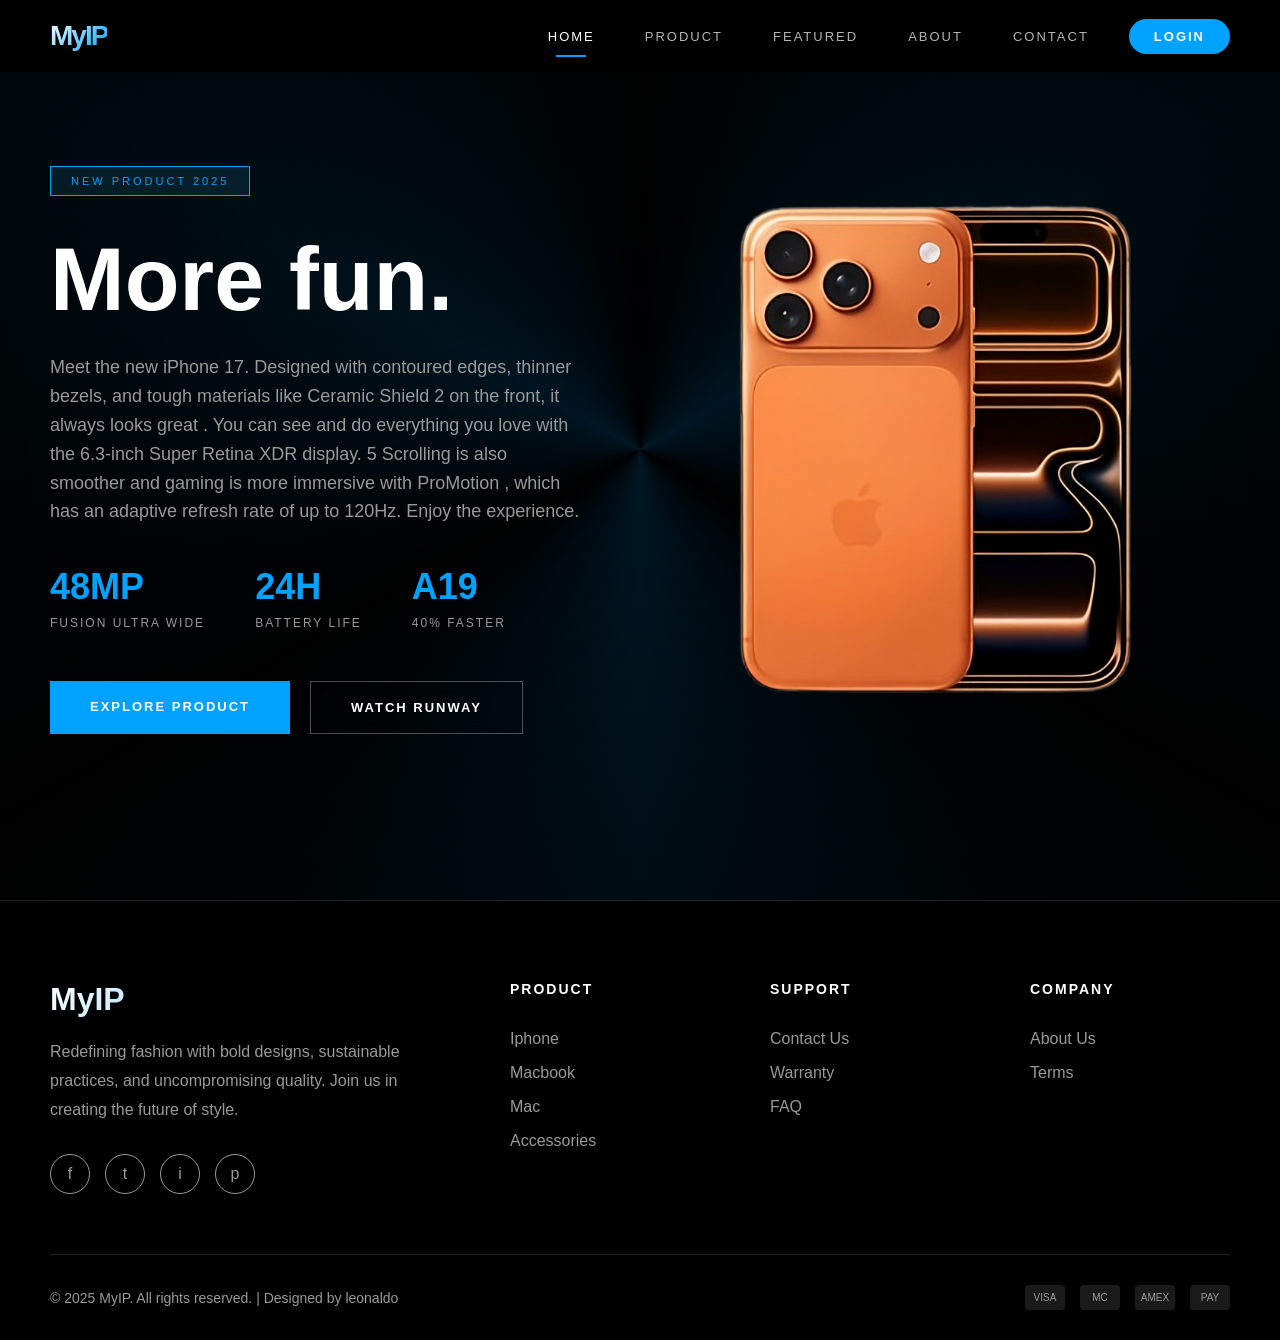
<file: index.html>
<!DOCTYPE html>
<html lang="en">

<head>
    <meta charset="UTF-8">
    <meta name="viewport" content="width=device-width, initial-scale=1.0">
    <title>MyIP</title>
    <link rel="stylesheet" href="css/index.css">
</head>

<body>
    <nav id="navbar">
        <div class="nav-container">
            <a href="index.html" class="logo-link">
                <span class="logo-text">MyIP</span>
            </a>
            <ul class="nav-links">
                <li><a href="index.html" class="nav-link active">Home</a></li>
                <li><a href="product.html" class="nav-link">Product</a></li>
                <li><a href="featured.html" class="nav-link">Featured</a></li>
                <li><a href="about.html" class="nav-link">about</a></li>
                <li><a href="contact.html" class="nav-link">Contact</a></li>
                <li><a href="login.html" class="nav-cta">Login</a></li>
            </ul>
        </div>
    </nav>

    <section class="hero" id="home">
        <div class="hero-bg"></div>
        <div class="hero-container">
            <div class="hero-left">
                <div class="hero-badge">New Product 2025</div>
                <h1 class="hero-title">
                    <span class="line"><span>More fun.</span></span>
                </h1>
                <p class="hero-description">
                    Meet the new iPhone 17. Designed with contoured edges, thinner bezels,
                    and tough materials like Ceramic Shield 2 on the front, it
                    always looks great . You can see and do everything you
                    love with the 6.3-inch Super Retina XDR display. 5 Scrolling is also
                    smoother and gaming is more immersive with ProMotion , which has
                    an adaptive refresh rate of up to 120Hz. Enjoy the experience.
                </p>
                <div class="hero-stats">
                    <div class="stat">
                        <span class="stat-number">48MP</span>
                        <span class="stat-label">Fusion Ultra Wide</span>
                    </div>
                    <div class="stat">
                        <span class="stat-number">24H</span>
                        <span class="stat-label">Battery Life</span>
                    </div>
                    <div class="stat">
                        <span class="stat-number">A19</span>
                        <span class="stat-label">40% faster</span>
                    </div>
                </div>
                <div class="cta-group">
                    <a href="product.html" class="cta-button primary">Explore Product</a>
                    <a href="featured.html" class="cta-button outline">Watch Runway</a>
                </div>
            </div>
            <div class="hero-right">
                <div class="hero-image-wrapper">
                    <div class="hero-carousel">
                        <div class="carousel-slide active">
                            <img src="assets/images/upscalemedia-transformed (1).png" alt="Fashion Model 1">
                        </div>
                    </div>
                </div>
            </div>
        </div>
    </section>

    <footer>
        <div class="footer-content">
            <div class="footer-brand">
                <h3>MyIP</h3>
                <p>Redefining fashion with bold designs, sustainable practices, and uncompromising quality. Join us in
                    creating the future of style.</p>
                <div class="social-links">
                    <a href="#" class="social-link">f</a>
                    <a href="#" class="social-link">t</a>
                    <a href="#" class="social-link">i</a>
                    <a href="#" class="social-link">p</a>
                </div>
            </div>
            <div class="footer-column">
                <h4>Product</h4>
                <ul>
                    <li><a href="product.html">Iphone</a></li>
                    <li><a href="product.html">Macbook</a></li>
                    <li><a href="product.html">Mac</a></li>
                    <li><a href="product.html">Accessories</a></li>
                </ul>
            </div>
            <div class="footer-column">
                <h4>Support</h4>
                <ul>
                    <li><a href="contact.html">Contact Us</a></li>
                    <li><a href="#">Warranty</a></li>
                    <li><a href="#">FAQ</a></li>
                </ul>
            </div>
            <div class="footer-column">
                <h4>Company</h4>
                <ul>
                    <li><a href="about.html">About Us</a></li>
                    <li><a href="#">Terms</a></li>
                </ul>
            </div>
        </div>
        <div class="footer-bottom">
            <p>&copy; 2025 MyIP. All rights reserved. | Designed by leonaldo</p>
            <div class="payment-methods">
                <div class="payment-icon">VISA</div>
                <div class="payment-icon">MC</div>
                <div class="payment-icon">AMEX</div>
                <div class="payment-icon">PAY</div>
            </div>
        </div>
    </footer>
</body>

</html>
</file>
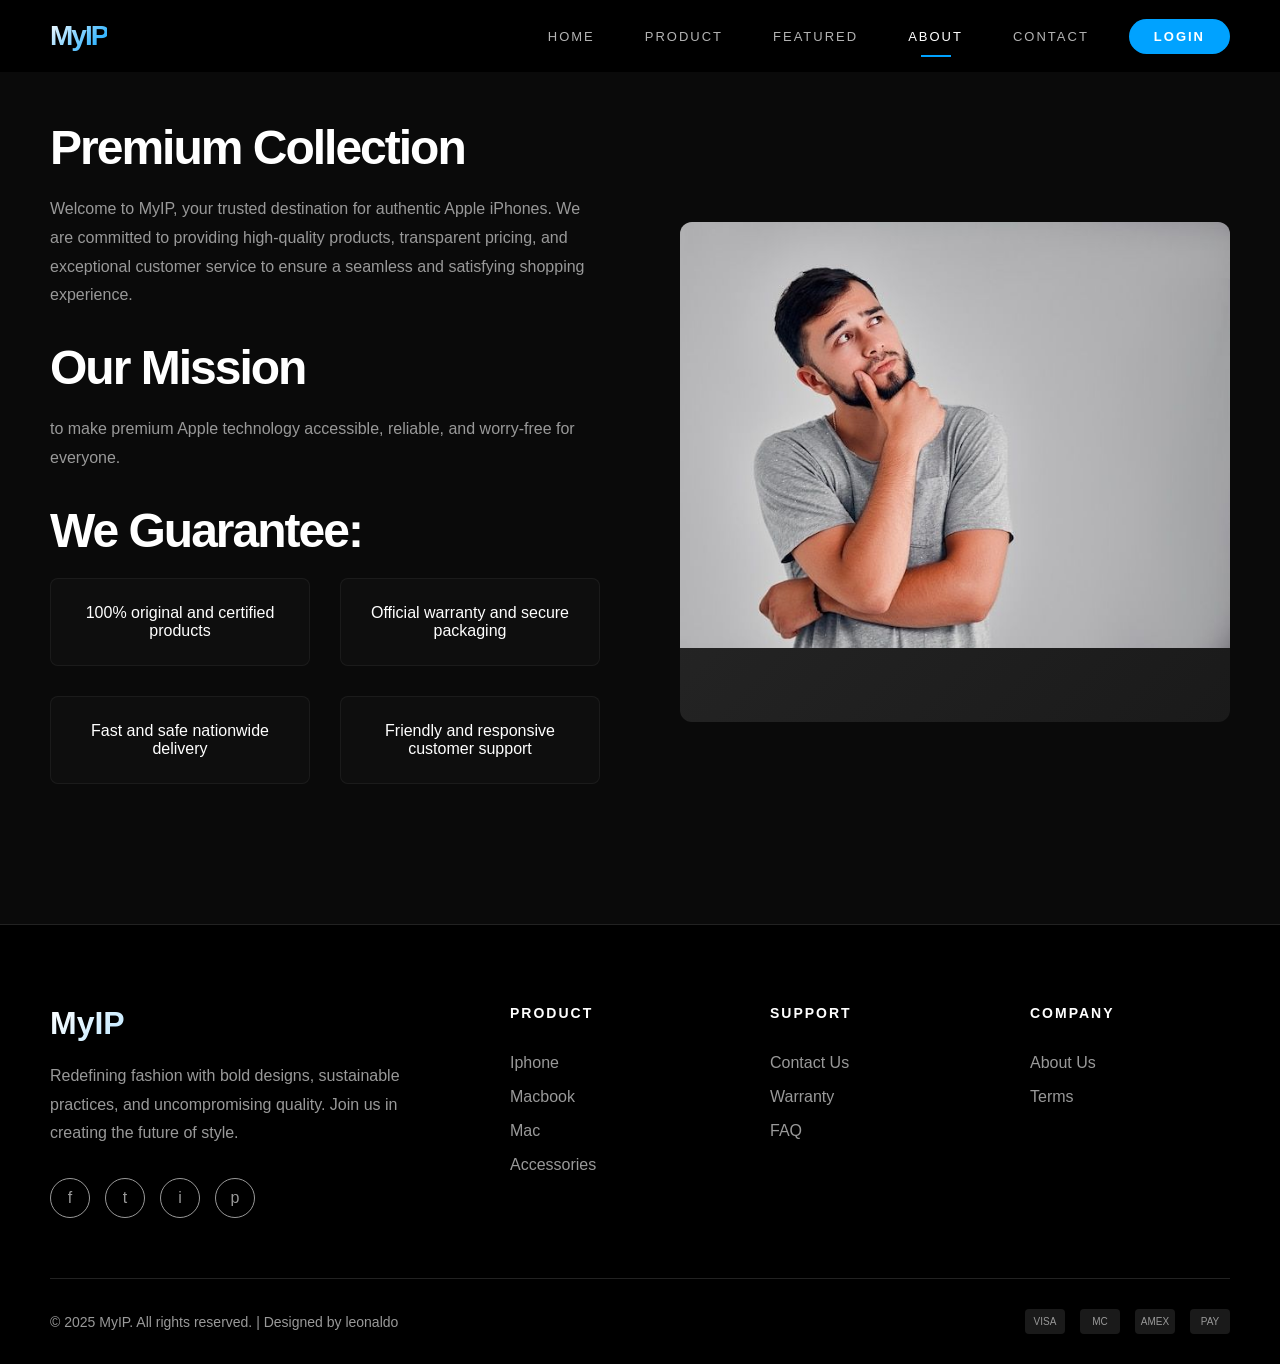
<file: about.html>
<!DOCTYPE html>
<html lang="en">

<head>
    <meta charset="UTF-8">
    <meta name="viewport" content="width=device-width, initial-scale=1.0">
    <title>MyIP</title>
    <link rel="stylesheet" href="css/about.css">
</head>

<body>
    <nav id="navbar">
        <div class="nav-container">
            <a href="index.html" class="logo-link">
                <span class="logo-text">MyIP</span>
            </a>
            <ul class="nav-links">
                <li><a href="index.html" class="nav-link">Home</a></li>
                <li><a href="product.html" class="nav-link">Product</a></li>
                <li><a href="featured.html" class="nav-link">Featured</a></li>
                <li><a href="about.html" class="nav-link active">about</a></li>
                <li><a href="contact.html" class="nav-link">Contact</a></li>
                <li><a href="login.html" class="nav-cta">Login</a></li>
            </ul>
        </div>
    </nav>

    <section class="about" id="about">
        <div class="featured-container">
            <div class="about-hero">
                <div class="about-content">
                    <h2>Premium Collection</h2>
                    <p>Welcome to MyIP, your trusted destination for authentic Apple iPhones. We are
                        committed to providing high-quality products, transparent pricing, and exceptional customer
                        service to ensure a seamless and satisfying shopping experience.
                    </p>

                    <h2>Our Mission</h2>
                    <p>to make premium Apple technology accessible, reliable, and worry-free for everyone.</p>

                    <h2>We Guarantee:</h2>
                    <div class="about-highlights">
                        <div class="highlight-item">
                            <div>100% original and certified products
                            </div>
                        </div>
                        <div class="highlight-item">
                            <div>Official warranty and secure packaging</div>
                        </div>
                        <div class="highlight-item">
                            <div>Fast and safe nationwide delivery</div>
                        </div>
                        <div class="highlight-item">
                            <div>Friendly and responsive customer support</div>
                        </div>
                    </div>
                </div>

                <div class="about-image-section">
                    <div class="about-img">
                        <img src="assets/images/about us.jpg" alt="about1">
                    </div>
                </div>
            </div>
        </div>
    </section>

    <footer>
        <div class="footer-content">
            <div class="footer-brand">
                <h3>MyIP</h3>
                <p>Redefining fashion with bold designs, sustainable practices, and uncompromising quality. Join us in
                    creating the future of style.</p>
                <div class="social-links">
                    <a href="#" class="social-link">f</a>
                    <a href="#" class="social-link">t</a>
                    <a href="#" class="social-link">i</a>
                    <a href="#" class="social-link">p</a>
                </div>
            </div>
            <div class="footer-column">
                <h4>Product</h4>
                <ul>
                    <li><a href="product.html">Iphone</a></li>
                    <li><a href="product.html">Macbook</a></li>
                    <li><a href="product.html">Mac</a></li>
                    <li><a href="product.html">Accessories</a></li>
                </ul>
            </div>
            <div class="footer-column">
                <h4>Support</h4>
                <ul>
                    <li><a href="contact.html">Contact Us</a></li>
                    <li><a href="#">Warranty</a></li>
                    <li><a href="#">FAQ</a></li>
                </ul>
            </div>
            <div class="footer-column">
                <h4>Company</h4>
                <ul>
                    <li><a href="about.html">About Us</a></li>
                    <li><a href="#">Terms</a></li>
                </ul>
            </div>
        </div>
        <div class="footer-bottom">
            <p>&copy; 2025 MyIP. All rights reserved. | Designed by leonaldo</p>
            <div class="payment-methods">
                <div class="payment-icon">VISA</div>
                <div class="payment-icon">MC</div>
                <div class="payment-icon">AMEX</div>
                <div class="payment-icon">PAY</div>
            </div>
        </div>
    </footer>
</body>

</html>
</file>
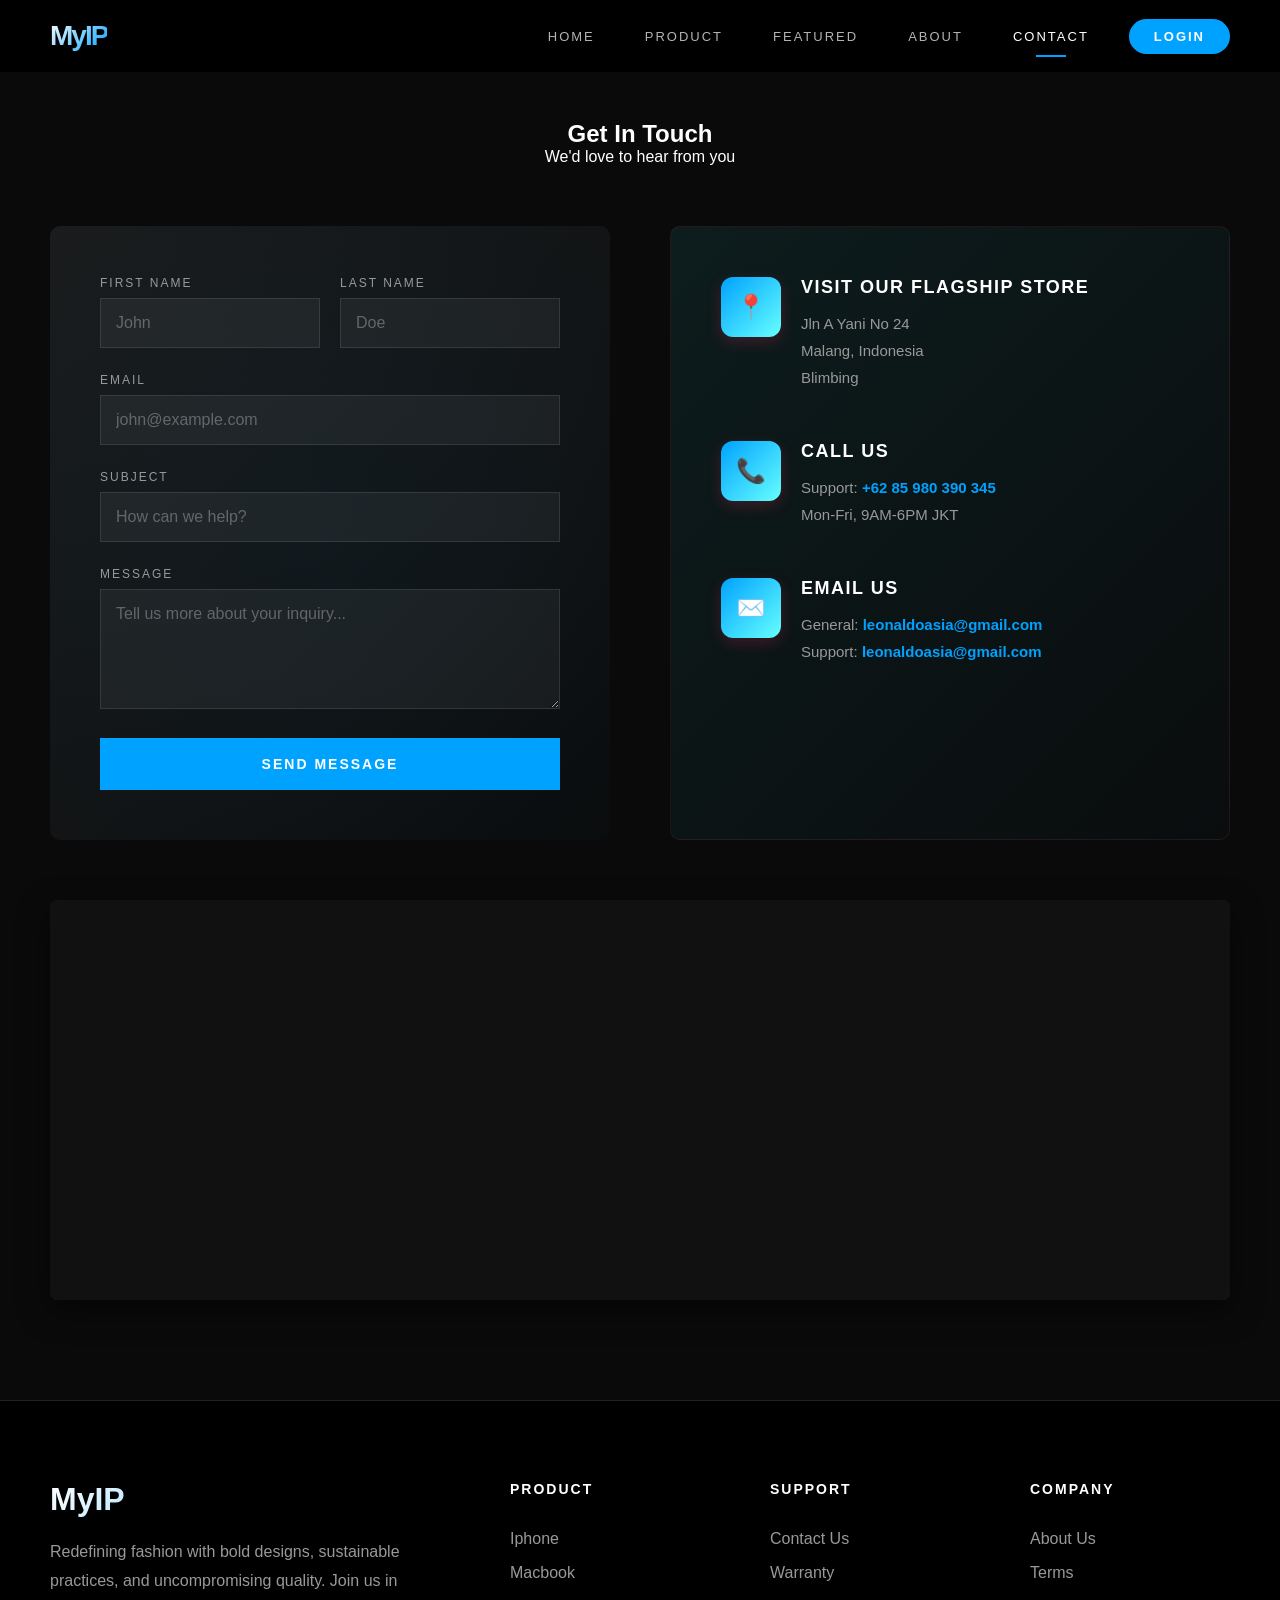
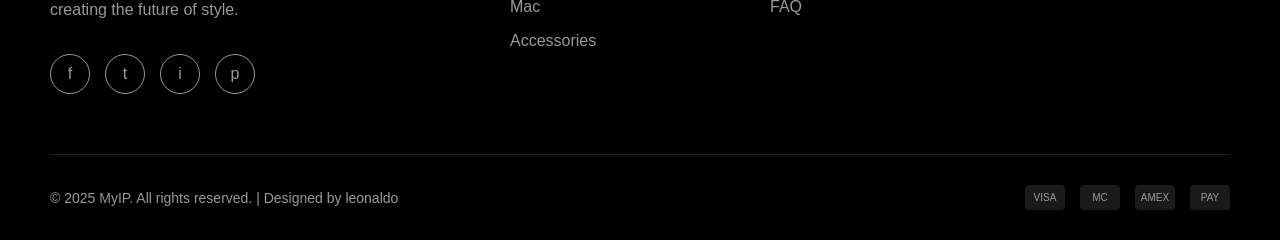
<file: contact.html>
<!DOCTYPE html>
<html lang="en">

<head>
    <meta charset="UTF-8">
    <meta name="viewport" content="width=device-width, initial-scale=1.0">
    <title>MyIP</title>
    <link rel="stylesheet" href="css/contact.css">
</head>

<body>
    <nav id="navbar">
        <div class="nav-container">
            <a href="index.html" class="logo-link">
                <span class="logo-text">MyIP</span>
            </a>
            <ul class="nav-links">
                <li><a href="index.html" class="nav-link">Home</a></li>
                <li><a href="product.html" class="nav-link">Product</a></li>
                <li><a href="featured.html" class="nav-link">Featured</a></li>
                <li><a href="about.html" class="nav-link">about</a></li>
                <li><a href="contact.html" class="nav-link active">Contact</a></li>
                <li><a href="login.html" class="nav-cta">Login</a></li>
            </ul>
        </div>
    </nav>

    <section class="contact" id="contact">
        <div class="contact-container">
            <div class="contact-header">
                <h2 class="section-title">Get In Touch</h2>
                <p class="section-subtitle">We'd love to hear from you</p>
            </div>

            <div class="contact-content">
                <div class="contact-form-wrapper">
                    <form id="contactForm">
                        <div class="form-row">
                            <div class="form-group">
                                <label for="firstName">First Name</label>
                                <input type="text" id="firstName" name="firstName" placeholder="John" required>
                            </div>
                            <div class="form-group">
                                <label for="lastName">Last Name</label>
                                <input type="text" id="lastName" name="lastName" placeholder="Doe" required>
                            </div>
                        </div>
                        <div class="form-group">
                            <label for="email">Email</label>
                            <input type="email" id="email" name="email" placeholder="john@example.com" required>
                        </div>
                        <div class="form-group">
                            <label for="subject">Subject</label>
                            <input type="text" id="subject" name="subject" placeholder="How can we help?" required>
                        </div>
                        <div class="form-group">
                            <label for="message">Message</label>
                            <textarea id="message" name="message" placeholder="Tell us more about your inquiry..."
                                required></textarea>
                        </div>
                        <button type="submit" class="form-submit">Send Message</button>
                    </form>
                </div>

                <div class="contact-info">
                    <div class="info-item">
                        <div class="info-icon">📍</div>
                        <div class="info-content">
                            <h3>Visit Our Flagship Store</h3>
                            <p>Jln A Yani No 24<br>
                                Malang, Indonesia<br>
                                Blimbing</p>
                        </div>
                    </div>

                    <div class="info-item">
                        <div class="info-icon">📞</div>
                        <div class="info-content">
                            <h3>Call Us</h3>
                            <p>
                                Support: <a href="tel:+66021234568">+62 85 980 390 345</a><br>
                                Mon-Fri, 9AM-6PM JKT</p>
                        </div>
                    </div>

                    <div class="info-item">
                        <div class="info-icon">✉️</div>
                        <div class="info-content">
                            <h3>Email Us</h3>
                            <p>General: <a href="mailto:hello@noir.fashion">leonaldoasia@gmail.com</a><br>
                                Support: <a href="mailto:support@noir.fashion">leonaldoasia@gmail.com</a><br>
                        </div>
                    </div>
                </div>
            </div>

            <div class="map-section">
                <div class="map-container">
                    <iframe
                        src="https://www.google.com/maps/embed?pb=!1m23!1m12!1m3!1d126450.83432900044!2d112.54422076937757!3d-7.937964895290891!2m3!1f0!2f0!3f0!3m2!1i1024!2i768!4f13.1!4m8!3e6!4m0!4m5!1s0x2dd629e6b8f41bcf%3A0x8b409da605dc7bd9!2sJl.%20Soekarno%20Hatta%20Jl.%20Rembuksari%20No.1%20A%2C%20Mojolangu%2C%20Kec.%20Lowokwaru%2C%20Kota%20Malang%2C%20Jawa%20Timur%2065113!3m2!1d-7.937956!2d112.6265868!5e0!3m2!1sid!2sid!4v1763522533940!5m2!1sid!2sid"
                        allowfullscreen="" loading="lazy" referrerpolicy="no-referrer-when-downgrade"></iframe>
                </div>
            </div>
        </div>
        </div>
    </section>

    <footer>
        <div class="footer-content">
            <div class="footer-brand">
                <h3>MyIP</h3>
                <p>Redefining fashion with bold designs, sustainable practices, and uncompromising quality. Join us in
                    creating the future of style.</p>
                <div class="social-links">
                    <a href="#" class="social-link">f</a>
                    <a href="#" class="social-link">t</a>
                    <a href="#" class="social-link">i</a>
                    <a href="#" class="social-link">p</a>
                </div>
            </div>
            <div class="footer-column">
                <h4>Product</h4>
                <ul>
                    <li><a href="product.html">Iphone</a></li>
                    <li><a href="product.html">Macbook</a></li>
                    <li><a href="product.html">Mac</a></li>
                    <li><a href="product.html">Accessories</a></li>
                </ul>
            </div>
            <div class="footer-column">
                <h4>Support</h4>
                <ul>
                    <li><a href="contact.html">Contact Us</a></li>
                    <li><a href="#">Warranty</a></li>
                    <li><a href="#">FAQ</a></li>
                </ul>
            </div>
            <div class="footer-column">
                <h4>Company</h4>
                <ul>
                    <li><a href="about.html">About Us</a></li>
                    <li><a href="#">Terms</a></li>
                </ul>
            </div>
        </div>
        <div class="footer-bottom">
            <p>&copy; 2025 MyIP. All rights reserved. | Designed by leonaldo</p>
            <div class="payment-methods">
                <div class="payment-icon">VISA</div>
                <div class="payment-icon">MC</div>
                <div class="payment-icon">AMEX</div>
                <div class="payment-icon">PAY</div>
            </div>
        </div>
    </footer>
</body>

</html>
</file>
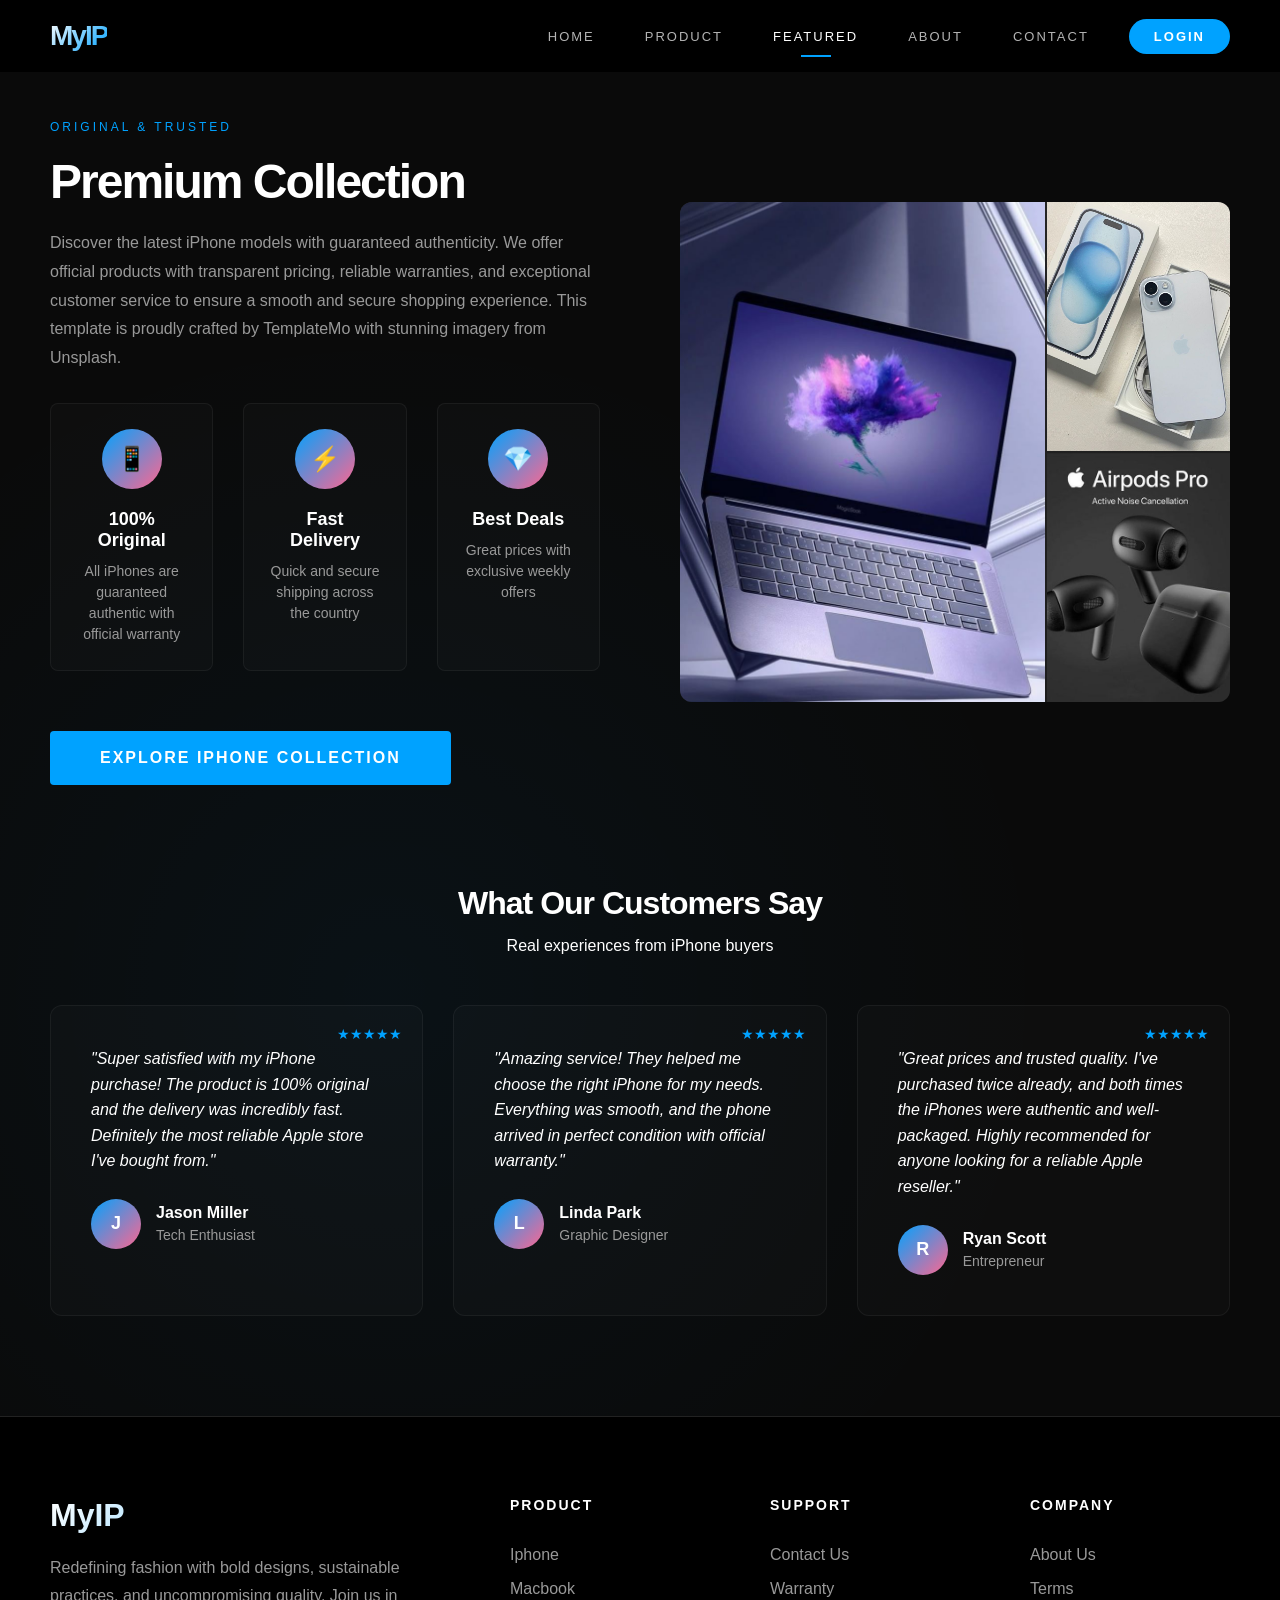
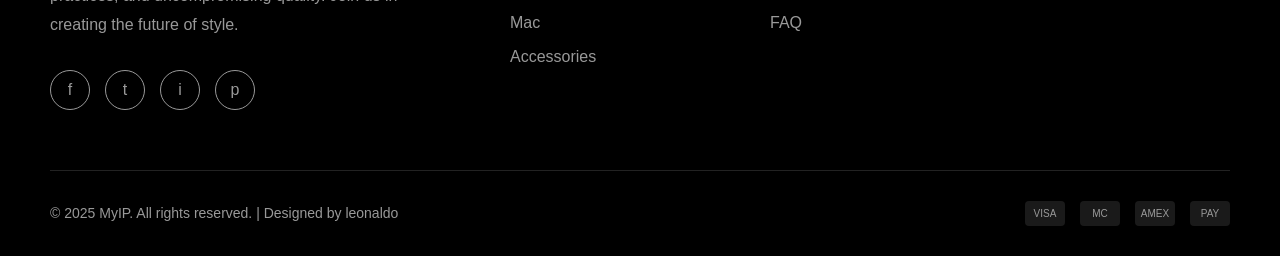
<file: featured.html>
<!DOCTYPE html>
<html lang="en">

<head>
    <meta charset="UTF-8">
    <meta name="viewport" content="width=device-width, initial-scale=1.0">
    <title>MyIP</title>
    <link rel="stylesheet" href="css/featured.css">
</head>

<body>
    <nav id="navbar">
        <div class="nav-container">
            <a href="index.html" class="logo-link">
                <span class="logo-text">MyIP</span>
            </a>
            <ul class="nav-links">
                <li><a href="index.html" class="nav-link">Home</a></li>
                <li><a href="product.html" class="nav-link">Product</a></li>
                <li><a href="featured.html" class="nav-link active">Featured</a></li>
                <li><a href="about.html" class="nav-link">about</a></li>
                <li><a href="contact.html" class="nav-link">Contact</a></li>
                <li><a href="login.html" class="nav-cta">Login</a></li>
            </ul>
        </div>
    </nav>

    <section class="featured" id="featured">
        <div class="featured-container">
            <div class="featured-hero">
                <div class="featured-content">
                    <span class="label">Original & Trusted</span>
                    <h2>Premium Collection</h2>
                    <p>Discover the latest iPhone models with guaranteed authenticity. We offer official products with
                        transparent
                        pricing, reliable warranties, and exceptional customer service to ensure a smooth and secure
                        shopping
                        experience. This template is proudly crafted by TemplateMo with stunning imagery from Unsplash.
                    </p>

                    <div class="feature-highlights">
                        <div class="highlight-item">
                            <div class="highlight-icon">📱</div>
                            <div class="highlight-title">100% Original</div>
                            <div class="highlight-desc">All iPhones are guaranteed authentic with official warranty
                            </div>
                        </div>
                        <div class="highlight-item">
                            <div class="highlight-icon">⚡</div>
                            <div class="highlight-title">Fast Delivery</div>
                            <div class="highlight-desc">Quick and secure shipping across the country</div>
                        </div>
                        <div class="highlight-item">
                            <div class="highlight-icon">💎</div>
                            <div class="highlight-title">Best Deals</div>
                            <div class="highlight-desc">Great prices with exclusive weekly offers</div>
                        </div>
                    </div>

                    <a href="product.html" class="feature-cta">Explore iPhone Collection</a>
                </div>

                <div class="featured-image-section">
                    <div class="featured-image-grid">
                        <div class="featured-img">
                            <img src="assets/images/featured1.jpg" alt="featured1">
                        </div>
                        <div class="featured-img">
                            <img src="assets/images/featured2.jpg" alt="featured2">
                        </div>
                        <div class="featured-img">
                            <img src="assets/images/featured3.jpg" alt="featured3">
                        </div>
                    </div>
                </div>
            </div>

            <div class="testimonials">
                <div class="testimonials-header">
                    <h3>What Our Customers Say</h3>
                    <p class="section-subtitle">Real experiences from iPhone buyers</p>
                </div>

                <div class="testimonials-grid">
                    <div class="testimonial-card">
                        <div class="testimonial-rating">★★★★★</div>
                        <div class="testimonial-quote">
                            "Super satisfied with my iPhone purchase! The product is 100% original and the delivery was
                            incredibly fast.
                            Definitely the most reliable Apple store I've bought from."
                        </div>
                        <div class="testimonial-author">
                            <div class="author-avatar">J</div>
                            <div class="author-info">
                                <h4>Jason Miller</h4>
                                <p>Tech Enthusiast</p>
                            </div>
                        </div>
                    </div>

                    <div class="testimonial-card">
                        <div class="testimonial-rating">★★★★★</div>
                        <div class="testimonial-quote">
                            "Amazing service! They helped me choose the right iPhone for my needs. Everything was
                            smooth, and the phone
                            arrived in perfect condition with official warranty."
                        </div>
                        <div class="testimonial-author">
                            <div class="author-avatar">L</div>
                            <div class="author-info">
                                <h4>Linda Park</h4>
                                <p>Graphic Designer</p>
                            </div>
                        </div>
                    </div>

                    <div class="testimonial-card">
                        <div class="testimonial-rating">★★★★★</div>
                        <div class="testimonial-quote">
                            "Great prices and trusted quality. I've purchased twice already, and both times the iPhones
                            were authentic
                            and well-packaged. Highly recommended for anyone looking for a reliable Apple reseller."
                        </div>
                        <div class="testimonial-author">
                            <div class="author-avatar">R</div>
                            <div class="author-info">
                                <h4>Ryan Scott</h4>
                                <p>Entrepreneur</p>
                            </div>
                        </div>
                    </div>
                </div>
            </div>

        </div>
    </section>

    <footer>
        <div class="footer-content">
            <div class="footer-brand">
                <h3>MyIP</h3>
                <p>Redefining fashion with bold designs, sustainable practices, and uncompromising quality. Join us in
                    creating the future of style.</p>
                <div class="social-links">
                    <a href="#" class="social-link">f</a>
                    <a href="#" class="social-link">t</a>
                    <a href="#" class="social-link">i</a>
                    <a href="#" class="social-link">p</a>
                </div>
            </div>
            <div class="footer-column">
                <h4>Product</h4>
                <ul>
                    <li><a href="product.html">Iphone</a></li>
                    <li><a href="product.html">Macbook</a></li>
                    <li><a href="product.html">Mac</a></li>
                    <li><a href="product.html">Accessories</a></li>
                </ul>
            </div>
            <div class="footer-column">
                <h4>Support</h4>
                <ul>
                    <li><a href="contact.html">Contact Us</a></li>
                    <li><a href="#">Warranty</a></li>
                    <li><a href="#">FAQ</a></li>
                </ul>
            </div>
            <div class="footer-column">
                <h4>Company</h4>
                <ul>
                    <li><a href="about.html">About Us</a></li>
                    <li><a href="#">Terms</a></li>
                </ul>
            </div>
        </div>
        <div class="footer-bottom">
            <p>&copy; 2025 MyIP. All rights reserved. | Designed by leonaldo</p>
            <div class="payment-methods">
                <div class="payment-icon">VISA</div>
                <div class="payment-icon">MC</div>
                <div class="payment-icon">AMEX</div>
                <div class="payment-icon">PAY</div>
            </div>
        </div>
    </footer>
</body>

</html>
</file>
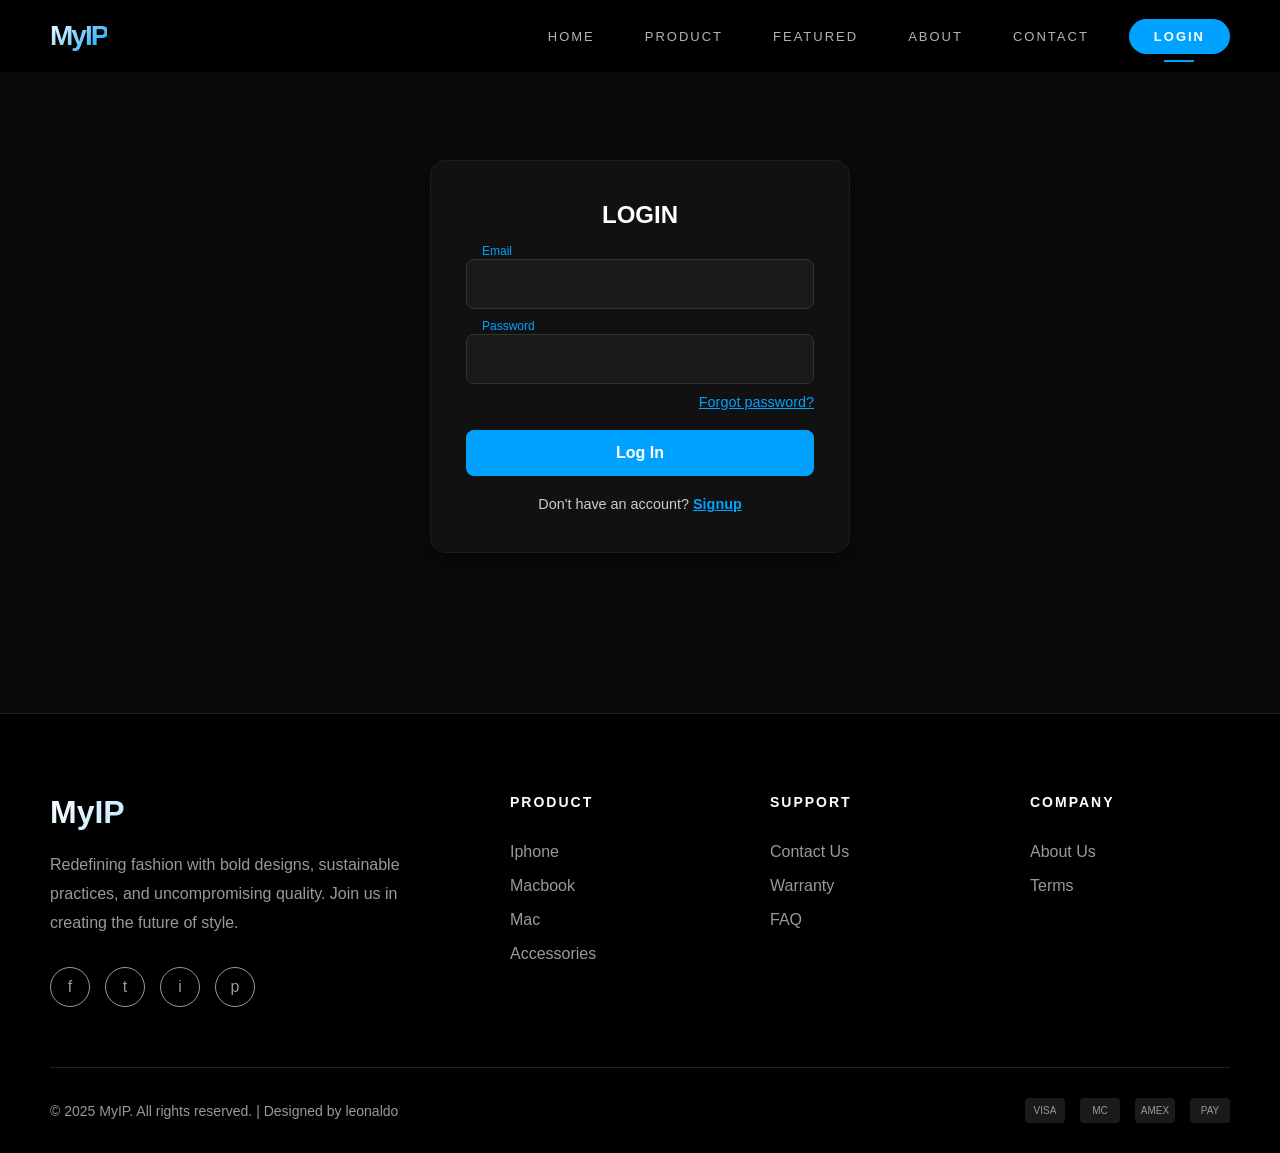
<file: login.html>
<!DOCTYPE html>
<html lang="en">

<head>
    <meta charset="UTF-8">
    <meta name="viewport" content="width=device-width, initial-scale=1.0">
    <title>MyIP</title>
    <link rel="stylesheet" href="css/login.css">
</head>

<body>
    <nav id="navbar">
        <div class="nav-container">
            <a href="index.html" class="logo-link">
                <span class="logo-text">MyIP</span>
            </a>
            <ul class="nav-links">
                <li><a href="index.html" class="nav-link">Home</a></li>
                <li><a href="product.html" class="nav-link">Product</a></li>
                <li><a href="featured.html" class="nav-link">Featured</a></li>
                <li><a href="about.html" class="nav-link">about</a></li>
                <li><a href="contact.html" class="nav-link">Contact</a></li>
                <li><a href="login.html" class="nav-cta active">Login</a></li>
            </ul>
        </div>
    </nav>

    <div class="login">
        <div class="form-box">
            <div class="form-content">
                <h2>LOGIN</h2>
                <form id="login">
                    <div class="input-field">
                        <input type="email" name="email" id="email" required>
                        <label>Email</label>
                    </div>
                    <div class="input-field">
                        <input type="password" name="password" id="password" required>
                        <label>Password</label>
                    </div>
                    <a href="#" class="forgot-pass-link">Forgot password?</a>
                    <button type="submit">Log In</button>
                </form>
                <div class="bottom-link">
                    Don't have an account?
                    <a href="#" id="signup-link">Signup</a>
                </div>
            </div>
        </div>
    </div>

    <footer>
        <div class="footer-content">
            <div class="footer-brand">
                <h3>MyIP</h3>
                <p>Redefining fashion with bold designs, sustainable practices, and uncompromising quality. Join us in
                    creating the future of style.</p>
                <div class="social-links">
                    <a href="#" class="social-link">f</a>
                    <a href="#" class="social-link">t</a>
                    <a href="#" class="social-link">i</a>
                    <a href="#" class="social-link">p</a>
                </div>
            </div>
            <div class="footer-column">
                <h4>Product</h4>
                <ul>
                    <li><a href="product.html">Iphone</a></li>
                    <li><a href="product.html">Macbook</a></li>
                    <li><a href="product.html">Mac</a></li>
                    <li><a href="product.html">Accessories</a></li>
                </ul>
            </div>
            <div class="footer-column">
                <h4>Support</h4>
                <ul>
                    <li><a href="contact.html">Contact Us</a></li>
                    <li><a href="#">Warranty</a></li>
                    <li><a href="#">FAQ</a></li>
                </ul>
            </div>
            <div class="footer-column">
                <h4>Company</h4>
                <ul>
                    <li><a href="about.html">About Us</a></li>
                    <li><a href="#">Terms</a></li>
                </ul>
            </div>
        </div>
        <div class="footer-bottom">
            <p>&copy; 2025 MyIP. All rights reserved. | Designed by leonaldo</p>
            <div class="payment-methods">
                <div class="payment-icon">VISA</div>
                <div class="payment-icon">MC</div>
                <div class="payment-icon">AMEX</div>
                <div class="payment-icon">PAY</div>
            </div>
        </div>
    </footer>
</body>

</html>
</file>
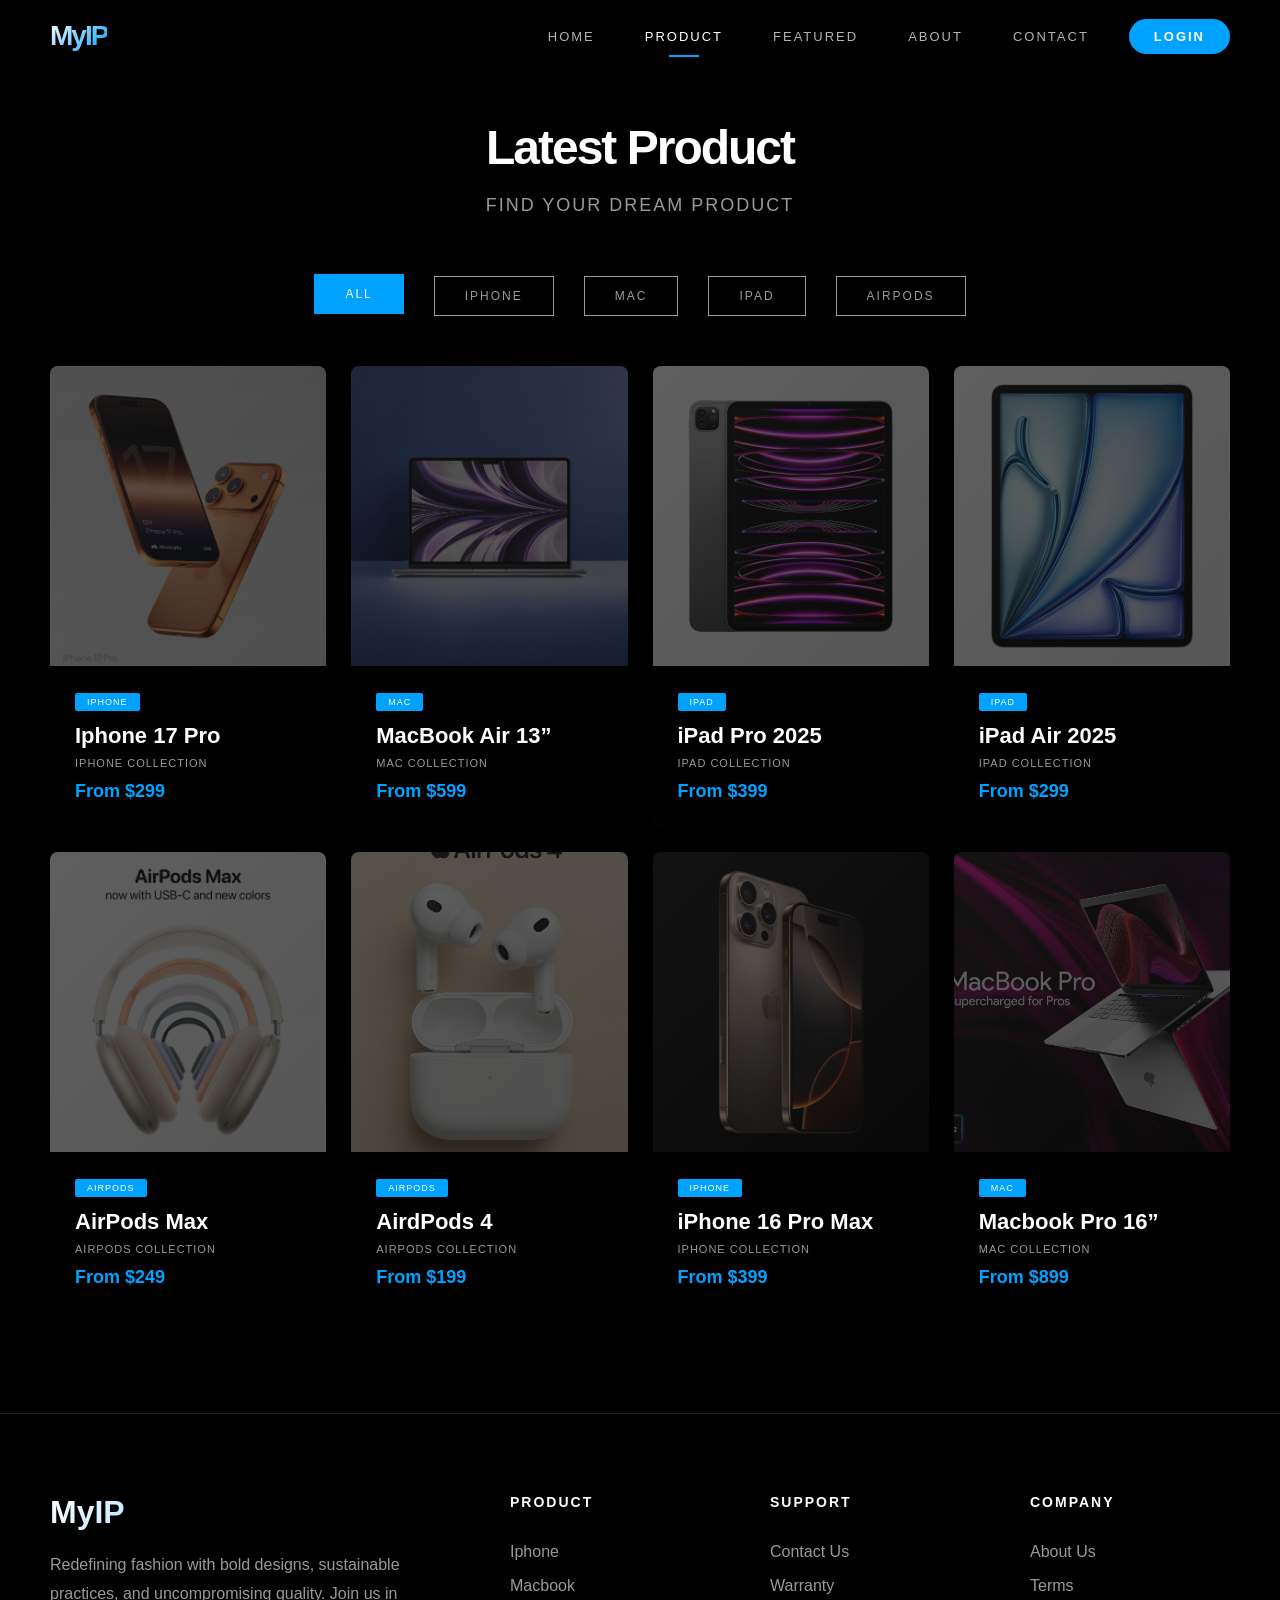
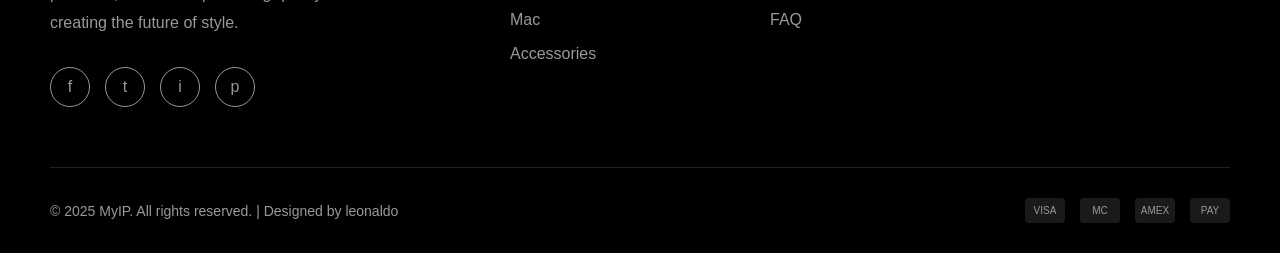
<file: product.html>
<!DOCTYPE html>
<html lang="en">

<head>
    <meta charset="UTF-8">
    <meta name="viewport" content="width=device-width, initial-scale=1.0">
    <title>MyIP</title>
    <link rel="stylesheet" href="css/product.css">

</head>

<body>

    <nav id="navbar">
        <div class="nav-container">
            <a href="index.html" class="logo-link">
                <span class="logo-text">MyIP</span>
            </a>
            <ul class="nav-links">
                <li><a href="index.html" class="nav-link">Home</a></li>
                <li><a href="product.html" class="nav-link active">Product</a></li>
                <li><a href="featured.html" class="nav-link">Featured</a></li>
                <li><a href="about.html" class="nav-link">about</a></li>
                <li><a href="contact.html" class="nav-link">Contact</a></li>
                <li><a href="login.html" class="nav-cta">Login</a></li>
            </ul>
        </div>
    </nav>

    <section class="collections" id="collections">
        <div class="section-header">
            <h2 class="section-title">Latest Product</h2>
            <p class="section-subtitle">Find your dream product</p>
        </div>

        <div class="category-tabs">
            <button class="tab-btn active" data-category="all">All</button>
            <button class="tab-btn" data-category="iphone">iPhone</button>
            <button class="tab-btn" data-category="mac">Mac</button>
            <button class="tab-btn" data-category="ipad">iPad</button>
            <button class="tab-btn" data-category="airpods">AirPods</button>
        </div>

        <div class="grid" id="collectionsGrid">
            <div class="collection-card" data-category="iphone">
                <div class="collection-thumbnail">
                    <img src="assets/images/ip173.jpg" alt="Iphone 17 Pro">
                </div>
                <div class="card-content">
                    <span class="card-badge">iPhone</span>
                    <h3 class="card-title">Iphone 17 Pro</h3>
                    <p class="card-subtitle">Iphone Collection</p>
                    <p class="card-price">From $299</p>
                </div>
            </div>
            <div class="collection-card" data-category="mac">
                <div class="collection-thumbnail">
                    <img src="assets/images/macbook.jpg" alt="MacBook Air 13”">
                </div>
                <div class="card-content">
                    <span class="card-badge">Mac</span>
                    <h3 class="card-title">MacBook Air 13”</h3>
                    <p class="card-subtitle">Mac Collection</p>
                    <p class="card-price">From $599</p>
                </div>
            </div>
            <div class="collection-card" data-category="ipad">
                <div class="collection-thumbnail">
                    <img src="assets/images/ipad pro.jpg" alt="iPad Pro 2025">
                </div>
                <div class="card-content">
                    <span class="card-badge">iPad</span>
                    <h3 class="card-title">iPad Pro 2025</h3>
                    <p class="card-subtitle">iPad Collection</p>
                    <p class="card-price">From $399</p>
                </div>
            </div>
            <div class="collection-card" data-category="ipad">
                <div class="collection-thumbnail">
                    <img src="assets/images/ipad air.jpg" alt="iPad Air 2025">
                </div>
                <div class="card-content">
                    <span class="card-badge">iPad</span>
                    <h3 class="card-title">iPad Air 2025</h3>
                    <p class="card-subtitle">iPad Collection</p>
                    <p class="card-price">From $299</p>
                </div>
            </div>
            <div class="collection-card" data-category="airpods">
                <div class="collection-thumbnail">
                    <img src="assets/images/airpodsmax.jpg" alt="AirPods Max">
                </div>
                <div class="card-content">
                    <span class="card-badge">AirPods</span>
                    <h3 class="card-title">AirPods Max</h3>
                    <p class="card-subtitle">AirPods Collection</p>
                    <p class="card-price">From $249</p>
                </div>
            </div>
            <div class="collection-card" data-category="airpods">
                <div class="collection-thumbnail">
                    <img src="assets/images/airpods 4.jpg" alt="Street Rebel Men's Streetwear">
                </div>
                <div class="card-content">
                    <span class="card-badge">AirPods</span>
                    <h3 class="card-title">AirdPods 4</h3>
                    <p class="card-subtitle">AirPods Collection</p>
                    <p class="card-price">From $199</p>
                </div>
            </div>
            <div class="collection-card" data-category="iPhone">
                <div class="collection-thumbnail">
                    <img src="assets/images/iphone 16 max.jpg" alt="iPhone 16 Pro Max">
                </div>
                <div class="card-content">
                    <span class="card-badge">iPhone</span>
                    <h3 class="card-title">iPhone 16 Pro Max</h3>
                    <p class="card-subtitle">iPhone Collection</p>
                    <p class="card-price">From $399</p>
                </div>
            </div>
            <div class="collection-card" data-category="mac">
                <div class="collection-thumbnail">
                    <img src="assets/images/macbook pro.jpg" alt="Minimal Chic Timeless Accessories">
                </div>
                <div class="card-content">
                    <span class="card-badge">Mac</span>
                    <h3 class="card-title">Macbook Pro 16”</h3>
                    <p class="card-subtitle">Mac Collection</p>
                    <p class="card-price">From $899</p>
                </div>
            </div>
        </div>
    </section>

    <footer>
        <div class="footer-content">
            <div class="footer-brand">
                <h3>MyIP</h3>
                <p>Redefining fashion with bold designs, sustainable practices, and uncompromising quality. Join us in
                    creating the future of style.</p>
                <div class="social-links">
                    <a href="#" class="social-link">f</a>
                    <a href="#" class="social-link">t</a>
                    <a href="#" class="social-link">i</a>
                    <a href="#" class="social-link">p</a>
                </div>
            </div>
            <div class="footer-column">
                <h4>Product</h4>
                <ul>
                    <li><a href="product.html">Iphone</a></li>
                    <li><a href="product.html">Macbook</a></li>
                    <li><a href="product.html">Mac</a></li>
                    <li><a href="product.html">Accessories</a></li>
                </ul>
            </div>
            <div class="footer-column">
                <h4>Support</h4>
                <ul>
                    <li><a href="contact.html">Contact Us</a></li>
                    <li><a href="#">Warranty</a></li>
                    <li><a href="#">FAQ</a></li>
                </ul>
            </div>
            <div class="footer-column">
                <h4>Company</h4>
                <ul>
                    <li><a href="about.html">About Us</a></li>
                    <li><a href="#">Terms</a></li>
                </ul>
            </div>
        </div>
        <div class="footer-bottom">
            <p>&copy; 2025 MyIP. All rights reserved. | Designed by leonaldo</p>
            <div class="payment-methods">
                <div class="payment-icon">VISA</div>
                <div class="payment-icon">MC</div>
                <div class="payment-icon">AMEX</div>
                <div class="payment-icon">PAY</div>
            </div>
        </div>
    </footer>
</body>

</html>
</file>
<file: css/index.css>
* {
    margin: 0;
    padding: 0;
    box-sizing: border-box;
}

:root {
    --primary: #0a0a0a;
    --accent: #00a2ff;
    --accent-hover: #00a2ff;
    --text-light: #ffffff;
    --text-muted: #999;
    --bg-dark: #000;
    --bg-section: #0a0a0a;
}

html {
    scroll-behavior: smooth;
}

section {
    scroll-margin-top: 70px;
}

body {
    font-family: 'Poppins', sans-serif;
    background: var(--bg-dark);
    color: var(--text-light);
    overflow-x: hidden;
}

.nav-cta {
    background: var(--accent);
    color: white !important;
    padding: 10px 25px !important;
    border-radius: 25px;
    font-weight: 600;
    opacity: 1 !important;
}

.nav-cta:hover {
    background: var(--accent-hover);
    transform: translateY(-2px);
    box-shadow: 0 5px 15px rgbrgba(51, 177, 255, 0.3)
}

.nav-cta::before {
    display: none;
}

nav {
    position: fixed;
    width: 100%;
    padding: 20px 50px;
    z-index: 1000;
    background: rgba(0, 0, 0, 0.95);
    backdrop-filter: blur(10px);
    animation: slideDown 0.8s ease;
    transition: all 0.3s ease;
}

nav.scrolled {
    padding: 15px 50px;
    background: rgba(0, 0, 0, 0.98);
    box-shadow: 0 5px 20px rgba(0, 0, 0, 0.5);
}

.nav-container {
    display: flex;
    justify-content: space-between;
    align-items: center;
    max-width: 1400px;
    margin: 0 auto;
    flex-wrap: wrap;
    gap: 20px;
}

.logo-text {
    font-size: 28px;
    font-weight: 900;
    letter-spacing: -2px;
    background: linear-gradient(135deg, #fff, var(--accent));
    -webkit-background-clip: text;
    -webkit-text-fill-color: transparent;
}

.logo-link {
    display: flex;
    align-items: center;
    text-decoration: none;
    transition: transform 0.3s ease;
}

.logo-link:hover {
    transform: scale(1.05);
}

.logo-svg {
    width: 40px;
    height: 40px;
    margin-right: 10px;
}

.nav-links {
    display: flex;
    gap: 30px;
    list-style: none;
    align-items: center;
}

.nav-links a {
    color: var(--text-light);
    text-decoration: none;
    font-size: 13px;
    letter-spacing: 2px;
    text-transform: uppercase;
    position: relative;
    transition: all 0.3s ease;
    padding: 5px 10px;
    opacity: 0.7;
}

.nav-links a::before {
    content: '';
    position: absolute;
    top: 0;
    left: 0;
    width: 100%;
    height: 100%;
    background: var(--accent);
    opacity: 0;
    /* transform: skewX(5deg); */
    transition: all 0.3s ease;
    z-index: -1;
}

.nav-links a:hover {
    color: white;
    opacity: 1;
}

.nav-links a:hover::before {
    opacity: 1;
}

.nav-links a.active {
    color: white;
    opacity: 1;
}

.nav-links a.active::after {
    content: '';
    position: absolute;
    bottom: -8px;
    left: 50%;
    transform: translateX(-50%);
    width: 30px;
    height: 2px;
    background: var(--accent);
}

/* Hero Section */
.hero {
    height: 100vh;
    position: relative;
    overflow: hidden;
    background: #000;
}

.hero-bg {
    position: absolute;
    width: 100%;
    height: 100%;
    top: 0;
    left: 0;
}

.hero-bg::before {
    content: '';
    position: absolute;
    width: 150%;
    height: 150%;
    top: -25%;
    left: -25%;
    background: conic-gradient(from 180deg at 50% 50%, #00a2ff 0deg, #000 60deg, #00a2ff 120deg, #000 180deg, #00a2ff 240deg, #000 300deg, #00a2ff 360deg);
    animation: spin 20s linear infinite;
    opacity: 0.15;
}

.hero-bg::after {
    content: '';
    position: absolute;
    width: 100%;
    height: 100%;
    background: radial-gradient(circle at center, transparent 0%, rgba(0, 0, 0, 0.8) 100%);
}

@keyframes spin {
    from {
        transform: rotate(0deg);
    }

    to {
        transform: rotate(360deg);
    }
}

.hero-container {
    height: 100%;
    display: grid;
    grid-template-columns: 1fr 1fr;
    max-width: 1400px;
    margin: 0 auto;
    padding: 0 50px;
    position: relative;
    z-index: 2;
    align-items: center;
}

.hero-left {
    padding-right: 60px;
}

.hero-badge {
    display: inline-block;
    padding: 8px 20px;
    background: rgba(51, 201, 255, 0.1);
    border: 1px solid var(--accent);
    color: var(--accent);
    font-size: 11px;
    text-transform: uppercase;
    letter-spacing: 3px;
    margin-bottom: 30px;
    animation: slideInLeft 1s ease;
    position: relative;
    overflow: hidden;
}

.hero-title {
    font-size: clamp(50px, 7vw, 90px);
    font-weight: 900;
    line-height: 1.1;
    margin-bottom: 25px;
    position: relative;
}

.hero-title .line {
    display: block;
    overflow: hidden;
}

.hero-title .line span {
    display: inline-block;
    animation: slideUp 1s ease backwards;
}

.hero-title .line:nth-child(1) span {
    animation-delay: 0.2s;
}

.hero-title .line:nth-child(2) span {
    animation-delay: 0.3s;
}

.hero-title .line:nth-child(3) span {
    animation-delay: 0.4s;
}

.hero-title .accent {
    background: linear-gradient(90deg, #33eeff, #33eeff);
    -webkit-background-clip: text;
    -webkit-text-fill-color: transparent;
    font-style: italic;
}

@keyframes slideUp {
    from {
        transform: translateY(100%);
        opacity: 0;
    }

    to {
        transform: translateY(0);
        opacity: 1;
    }
}

@keyframes slideInLeft {
    from {
        transform: translateX(-50px);
        opacity: 0;
    }

    to {
        transform: translateX(0);
        opacity: 1;
    }
}

.hero-description {
    font-size: 18px;
    line-height: 1.6;
    color: var(--text-muted);
    margin-bottom: 40px;
    animation: fadeIn 1s ease 0.6s backwards;
}

.hero-stats {
    display: flex;
    gap: 50px;
    margin-bottom: 50px;
    animation: fadeIn 1s ease 0.8s backwards;
}

.stat {
    position: relative;
}

.stat-number {
    font-size: 36px;
    font-weight: 900;
    color: var(--accent);
    display: block;
    margin-bottom: 5px;
}

.stat-label {
    font-size: 12px;
    text-transform: uppercase;
    letter-spacing: 2px;
    color: var(--text-muted);
}

.cta-group {
    display: flex;
    gap: 20px;
    animation: fadeIn 1s ease 1s backwards;
}

.cta-button {
    padding: 18px 40px;
    text-decoration: none;
    text-transform: uppercase;
    letter-spacing: 2px;
    font-weight: 600;
    font-size: 13px;
    position: relative;
    overflow: hidden;
    transition: all 0.4s ease;
    display: inline-block;
}

.cta-button.primary {
    background: var(--accent);
    color: white;
}

.cta-button.primary::before {
    content: '';
    position: absolute;
    top: 50%;
    left: 50%;
    width: 0;
    height: 0;
    background: rgba(255, 255, 255, 0.2);
    border-radius: 50%;
    transform: translate(-50%, -50%);
    transition: width 0.6s, height 0.6s;
}

.cta-button.primary:hover::before {
    width: 300px;
    height: 300px;
}

.cta-button.primary:hover {
    transform: translateY(-2px);
    box-shadow: 0 20px 40px rgba(51, 180, 255, 0.3);
}

.cta-button.outline {
    background: transparent;
    color: white;
    border: 1px solid rgba(255, 255, 255, 0.3);
    backdrop-filter: blur(10px);
}

.cta-button.outline:hover {
    background: rgba(255, 255, 255, 0.05);
    border-color: rgba(255, 255, 255, 0.5);
    transform: translateY(-2px);
}

.hero-right {
    position: relative;
    height: 100%;
    display: flex;
    align-items: center;
    justify-content: center;
}

.hero-image-wrapper {
    position: relative;
    width: 100%;
    max-width: 500px;
    height: 600px;
}

.hero-carousel {
    position: relative;
    width: 100%;
    height: 100%;
    border-radius: 10px;
    overflow: hidden;
}

.carousel-slide {
    position: absolute;
    width: 100%;
    height: 100%;
    opacity: 0;
    transition: opacity 1.5s ease-in-out, transform 1.5s ease-in-out;
    transform: scale(1.1);
}

.carousel-slide.active {
    opacity: 1;
    transform: scale(1);
    animation: kenburns 12s ease-out;
}

@keyframes kenburns {
    0% {
        transform: scale(1);
    }

    100% {
        transform: scale(1.05);
    }
}

.carousel-slide img {
    width: 100%;
    height: 100%;
    object-fit: cover;
}

.carousel-indicators {
    position: absolute;
    bottom: 20px;
    left: 50%;
    transform: translateX(-50%);
    display: flex;
    gap: 10px;
    z-index: 10;
}

.indicator {
    width: 40px;
    height: 3px;
    background: rgba(255, 255, 255, 0.3);
    cursor: pointer;
    transition: all 0.3s ease;
    border-radius: 3px;
}

.indicator.active {
    background: var(--accent);
    width: 60px;
}

.carousel-overlay {
    position: absolute;
    top: 0;
    left: 0;
    width: 100%;
    height: 100%;
    background: linear-gradient(135deg, rgba(0, 0, 0, 0.2) 0%, transparent 50%, rgba(0, 0, 0, 0.3) 100%);
    pointer-events: none;
}

.floating-tags {
    position: absolute;
    width: 100%;
    height: 100%;
    pointer-events: none;
}

.tag {
    position: absolute;
    padding: 8px 16px;
    background: rgba(0, 0, 0, 0.8);
    border: 1px solid rgba(255, 255, 255, 0.1);
    backdrop-filter: blur(10px);
    color: white;
    font-size: 11px;
    text-transform: uppercase;
    letter-spacing: 1px;
    animation: fadeInScale 1s ease backwards;
}

.tag:nth-child(1) {
    top: 20%;
    left: -50px;
    animation-delay: 1.2s;
}

.tag:nth-child(2) {
    top: 40%;
    right: -60px;
    animation-delay: 1.4s;
}

.tag:nth-child(3) {
    bottom: 30%;
    left: -40px;
    animation-delay: 1.6s;
}

@keyframes fadeInScale {
    from {
        transform: scale(0.8);
        opacity: 0;
    }

    to {
        transform: scale(1);
        opacity: 1;
    }
}

.scroll-indicator {
    position: absolute;
    bottom: 30px;
    left: 50%;
    transform: translateX(-50%);
    animation: bounce 2s ease infinite;
    z-index: 3;
}

.scroll-indicator span {
    display: block;
    width: 30px;
    height: 50px;
    border: 2px solid rgba(255, 255, 255, 0.3);
    border-radius: 25px;
    position: relative;
}

.scroll-indicator span::after {
    content: '';
    display: block;
    width: 6px;
    height: 6px;
    background: var(--accent);
    border-radius: 50%;
    position: absolute;
    left: 50%;
    transform: translateX(-50%);
    top: 10px;
    animation: scrollDot 2s ease infinite;
}

@keyframes bounce {

    0%,
    100% {
        transform: translateX(-50%) translateY(0);
    }

    50% {
        transform: translateX(-50%) translateY(10px);
    }
}

@keyframes scrollDot {
    0% {
        top: 10px;
        opacity: 1;
    }

    50% {
        top: 30px;
        opacity: 0.5;
    }

    100% {
        top: 10px;
        opacity: 1;
    }
}

/* Collections Grid */
.collections {
    padding: 120px 50px 100px;
    max-width: 1400px;
    margin: 0 auto;
    position: relative;
}

.section-header {
    text-align: center;
    margin-bottom: 60px;
}

.section-title {
    font-size: 48px;
    letter-spacing: -2px;
    margin-bottom: 20px;
}

.section-subtitle {
    color: var(--text-muted);
    font-size: 18px;
    letter-spacing: 2px;
    text-transform: uppercase;
}

/* Footer */
footer {
    background: #000;
    padding: 80px 50px 30px;
    border-top: 1px solid #222;
}

.footer-content {
    max-width: 1400px;
    margin: 0 auto;
    display: grid;
    grid-template-columns: 2fr 1fr 1fr 1fr;
    gap: 60px;
    margin-bottom: 60px;
}

.footer-brand h3 {
    font-size: 32px;
    margin-bottom: 20px;
    background: linear-gradient(135deg, #fff, var(--accent));
    -webkit-background-clip: text;
    -webkit-text-fill-color: transparent;
}

.footer-brand p {
    color: var(--text-muted);
    line-height: 1.8;
    margin-bottom: 30px;
}

.social-links {
    display: flex;
    gap: 15px;
}

.social-link {
    width: 40px;
    height: 40px;
    border: 1px solid var(--text-muted);
    border-radius: 50%;
    display: flex;
    align-items: center;
    justify-content: center;
    color: var(--text-muted);
    text-decoration: none;
    transition: all 0.3s ease;
}

.social-link:hover {
    background: var(--accent);
    border-color: var(--accent);
    color: white;
    transform: translateY(-3px);
}

.footer-column h4 {
    font-size: 14px;
    text-transform: uppercase;
    letter-spacing: 2px;
    margin-bottom: 25px;
    color: white;
}

.footer-column ul {
    list-style: none;
}

.footer-column a {
    color: var(--text-muted);
    text-decoration: none;
    display: block;
    padding: 8px 0;
    transition: all 0.3s ease;
}

.footer-column a:hover {
    color: var(--accent);
    transform: translateX(5px);
}

.footer-bottom {
    max-width: 1400px;
    margin: 0 auto;
    padding-top: 30px;
    border-top: 1px solid #222;
    display: flex;
    justify-content: space-between;
    align-items: center;
    flex-wrap: wrap;
    gap: 20px;
}

.footer-bottom p {
    color: var(--text-muted);
    font-size: 14px;
}

.payment-methods {
    display: flex;
    gap: 15px;
}

.payment-icon {
    width: 40px;
    height: 25px;
    background: rgba(255, 255, 255, 0.1);
    border-radius: 4px;
    display: flex;
    align-items: center;
    justify-content: center;
    font-size: 10px;
    color: var(--text-muted);
}
</file>
<file: css/about.css>
* {
    margin: 0;
    padding: 0;
    box-sizing: border-box;
}

:root {
    --primary: #0a0a0a;
    --accent: #00a2ff;
    --accent-hover: #00a2ff;
    --text-light: #ffffff;
    --text-muted: #999;
    --bg-dark: #000;
    --bg-section: #0a0a0a;
}

html {
    scroll-behavior: smooth;
}

section {
    scroll-margin-top: 70px;
}

body {
    font-family: 'Poppins', sans-serif;
    background: var(--bg-dark);
    color: var(--text-light);
    overflow-x: hidden;
}

nav {
    position: fixed;
    width: 100%;
    padding: 20px 50px;
    z-index: 1000;
    background: rgba(0, 0, 0, 0.95);
    backdrop-filter: blur(10px);
    animation: slideDown 0.8s ease;
    transition: all 0.3s ease;
}

nav.scrolled {
    padding: 15px 50px;
    background: rgba(0, 0, 0, 0.98);
    box-shadow: 0 5px 20px rgba(0, 0, 0, 0.5);
}

.nav-container {
    display: flex;
    justify-content: space-between;
    align-items: center;
    max-width: 1400px;
    margin: 0 auto;
    flex-wrap: wrap;
    gap: 20px;
}

.logo-text {
    font-size: 28px;
    font-weight: 900;
    letter-spacing: -2px;
    background: linear-gradient(135deg, #fff, var(--accent));
    -webkit-background-clip: text;
    -webkit-text-fill-color: transparent;
}

.logo-link {
    display: flex;
    align-items: center;
    text-decoration: none;
    transition: transform 0.3s ease;
}

.logo-link:hover {
    transform: scale(1.05);
}

.logo-svg {
    width: 40px;
    height: 40px;
    margin-right: 10px;
}

.nav-links {
    display: flex;
    gap: 30px;
    list-style: none;
    align-items: center;
}

.nav-cta {
    background: var(--accent);
    color: white !important;
    padding: 10px 25px !important;
    border-radius: 25px;
    font-weight: 600;
    opacity: 1 !important;
}

.nav-cta:hover {
    background: var(--accent-hover);
    transform: translateY(-2px);
    box-shadow: 0 5px 15px rgbrgba(51, 177, 255, 0.3)
}

.nav-cta::before {
    display: none;
}

.nav-links a {
    color: var(--text-light);
    text-decoration: none;
    font-size: 13px;
    letter-spacing: 2px;
    text-transform: uppercase;
    position: relative;
    transition: all 0.3s ease;
    padding: 5px 10px;
    opacity: 0.7;
}

.nav-links a::before {
    content: '';
    position: absolute;
    top: 0;
    left: 0;
    width: 100%;
    height: 100%;
    background: var(--accent);
    opacity: 0;
    /* transform: skewX(5deg); */
    transition: all 0.3s ease;
    z-index: -1;
}

.nav-links a:hover {
    color: white;
    opacity: 1;
}

.nav-links a:hover::before {
    opacity: 1;
}

.nav-links a.active {
    color: white;
    opacity: 1;
}

.nav-links a.active::after {
    content: '';
    position: absolute;
    bottom: -8px;
    left: 50%;
    transform: translateX(-50%);
    width: 30px;
    height: 2px;
    background: var(--accent);
}


/* About Section */
.about {
    padding: 120px 50px 100px;
    background: var(--bg-section);
    position: relative;
    overflow: hidden;
}

.about-container {
    max-width: 1400px;
    margin: 0 auto;
    position: relative;
    z-index: 2;
}

.about-hero {
    display: grid;
    grid-template-columns: 1fr 1fr;
    gap: 80px;
    align-items: center;
}

.about-content h2 {
    font-size: 48px;
    margin-bottom: 20px;
    letter-spacing: -2px;
}

.about-content p {
    color: var(--text-muted);
    line-height: 1.8;
    margin-bottom: 30px;
    font-size: 16px;
}

.about-highlights {
    display: grid;
    grid-template-columns: repeat(2, 1fr);
    gap: 30px;
    margin-bottom: 40px;
}

.highlight-item {
    padding: 25px;
    background: rgba(255, 255, 255, 0.02);
    border: 1px solid rgba(255, 255, 255, 0.05);
    border-radius: 8px;
    text-align: center;
    transition: all 0.3s ease;
}

.about-image-section {
    position: relative;
    height: 500px;
    border-radius: 12px;
    overflow: hidden;
    background: linear-gradient(135deg, #2a2a2a, #1a1a1a);
}

.about-img img {
    width: 100%;
    height: 100%;
    object-fit: cover;
}

@keyframes fadeUp {
    0% {
        opacity: 0;
        transform: translateY(30px);
    }

    100% {
        opacity: 1;
        transform: translateY(0);
    }
}

.about-content,
.about-highlights,
.about-image-section {
    animation: fadeUp 1s ease forwards;
    opacity: 0;
}

.about-content {
    animation-delay: 0.1s;
}

.about-highlights {
    animation-delay: 0.25s;
}

.about-image-section {
    animation-delay: 0.4s;
}

/* Footer */
footer {
    background: #000;
    padding: 80px 50px 30px;
    border-top: 1px solid #222;
}

.footer-content {
    max-width: 1400px;
    margin: 0 auto;
    display: grid;
    grid-template-columns: 2fr 1fr 1fr 1fr;
    gap: 60px;
    margin-bottom: 60px;
}

.footer-brand h3 {
    font-size: 32px;
    margin-bottom: 20px;
    background: linear-gradient(135deg, #fff, var(--accent));
    -webkit-background-clip: text;
    -webkit-text-fill-color: transparent;
}

.footer-brand p {
    color: var(--text-muted);
    line-height: 1.8;
    margin-bottom: 30px;
}

.social-links {
    display: flex;
    gap: 15px;
}

.social-link {
    width: 40px;
    height: 40px;
    border: 1px solid var(--text-muted);
    border-radius: 50%;
    display: flex;
    align-items: center;
    justify-content: center;
    color: var(--text-muted);
    text-decoration: none;
    transition: all 0.3s ease;
}

.social-link:hover {
    background: var(--accent);
    border-color: var(--accent);
    color: white;
    transform: translateY(-3px);
}

.footer-column h4 {
    font-size: 14px;
    text-transform: uppercase;
    letter-spacing: 2px;
    margin-bottom: 25px;
    color: white;
}

.footer-column ul {
    list-style: none;
}

.footer-column a {
    color: var(--text-muted);
    text-decoration: none;
    display: block;
    padding: 8px 0;
    transition: all 0.3s ease;
}

.footer-column a:hover {
    color: var(--accent);
    transform: translateX(5px);
}

.footer-bottom {
    max-width: 1400px;
    margin: 0 auto;
    padding-top: 30px;
    border-top: 1px solid #222;
    display: flex;
    justify-content: space-between;
    align-items: center;
    flex-wrap: wrap;
    gap: 20px;
}

.footer-bottom p {
    color: var(--text-muted);
    font-size: 14px;
}

.payment-methods {
    display: flex;
    gap: 15px;
}

.payment-icon {
    width: 40px;
    height: 25px;
    background: rgba(255, 255, 255, 0.1);
    border-radius: 4px;
    display: flex;
    align-items: center;
    justify-content: center;
    font-size: 10px;
    color: var(--text-muted);
}
</file>
<file: css/contact.css>
* {
    margin: 0;
    padding: 0;
    box-sizing: border-box;
}

:root {
    --primary: #0a0a0a;
    --accent: #00a2ff;
    --accent-hover: #00a2ff;
    --text-light: #ffffff;
    --text-muted: #999;
    --bg-dark: #000;
    --bg-section: #0a0a0a;
}

html {
    scroll-behavior: smooth;
}

section {
    scroll-margin-top: 70px;
}

body {
    font-family: 'Poppins', sans-serif;
    background: var(--bg-dark);
    color: var(--text-light);
    overflow-x: hidden;
}

.nav-cta {
    background: var(--accent);
    color: white !important;
    padding: 10px 25px !important;
    border-radius: 25px;
    font-weight: 600;
    opacity: 1 !important;
}

.nav-cta:hover {
    background: var(--accent-hover);
    transform: translateY(-2px);
    box-shadow: 0 5px 15px rgbrgba(51, 177, 255, 0.3)
}

.nav-cta::before {
    display: none;
}

nav {
    position: fixed;
    width: 100%;
    padding: 20px 50px;
    z-index: 1000;
    background: rgba(0, 0, 0, 0.95);
    backdrop-filter: blur(10px);
    animation: slideDown 0.8s ease;
    transition: all 0.3s ease;
}

nav.scrolled {
    padding: 15px 50px;
    background: rgba(0, 0, 0, 0.98);
    box-shadow: 0 5px 20px rgba(0, 0, 0, 0.5);
}

.nav-container {
    display: flex;
    justify-content: space-between;
    align-items: center;
    max-width: 1400px;
    margin: 0 auto;
    flex-wrap: wrap;
    gap: 20px;
}

.logo-text {
    font-size: 28px;
    font-weight: 900;
    letter-spacing: -2px;
    background: linear-gradient(135deg, #fff, var(--accent));
    -webkit-background-clip: text;
    -webkit-text-fill-color: transparent;
}

.logo-link {
    display: flex;
    align-items: center;
    text-decoration: none;
    transition: transform 0.3s ease;
}

.logo-link:hover {
    transform: scale(1.05);
}

.logo-svg {
    width: 40px;
    height: 40px;
    margin-right: 10px;
}

.nav-links {
    display: flex;
    gap: 30px;
    list-style: none;
    align-items: center;
}

.nav-links a {
    color: var(--text-light);
    text-decoration: none;
    font-size: 13px;
    letter-spacing: 2px;
    text-transform: uppercase;
    position: relative;
    transition: all 0.3s ease;
    padding: 5px 10px;
    opacity: 0.7;
}

.nav-links a::before {
    content: '';
    position: absolute;
    top: 0;
    left: 0;
    width: 100%;
    height: 100%;
    background: var(--accent);
    opacity: 0;
    /* transform: skewX(5deg); */
    transition: all 0.3s ease;
    z-index: -1;
}

.nav-links a:hover {
    color: white;
    opacity: 1;
}

.nav-links a:hover::before {
    opacity: 1;
}

.nav-links a.active {
    color: white;
    opacity: 1;
}

.nav-links a.active::after {
    content: '';
    position: absolute;
    bottom: -8px;
    left: 50%;
    transform: translateX(-50%);
    width: 30px;
    height: 2px;
    background: var(--accent);
}

/* Contact Section */
.contact {
    padding: 120px 50px 100px;
    background: var(--bg-section);
}

.contact-container {
    max-width: 1400px;
    margin: 0 auto;
}

.contact-header {
    text-align: center;
    margin-bottom: 60px;
}

.contact-content {
    display: grid;
    grid-template-columns: 1fr 1fr;
    gap: 60px;
    margin-bottom: 60px;
}

.contact-form-wrapper {
    background: linear-gradient(135deg, #1a1a1a, #0a0a0a);
    padding: 50px;
    border-radius: 10px;
    position: relative;
    overflow: hidden;
}

.contact-form-wrapper::before {
    content: '';
    position: absolute;
    top: -50%;
    right: -50%;
    width: 200%;
    height: 200%;
    background: radial-gradient(circle, var(--accent) 0%, transparent 70%);
    opacity: 0.05;
    animation: rotate 30s linear infinite;
}

.form-group {
    margin-bottom: 25px;
    position: relative;
}

.form-group label {
    display: block;
    margin-bottom: 8px;
    color: var(--text-muted);
    font-size: 12px;
    text-transform: uppercase;
    letter-spacing: 2px;
}

.form-group input,
.form-group textarea {
    width: 100%;
    padding: 15px;
    background: rgba(255, 255, 255, 0.05);
    border: 1px solid rgba(255, 255, 255, 0.1);
    color: white;
    font-size: 16px;
    transition: all 0.3s ease;
    font-family: 'Arial', sans-serif;
}

.form-group input:focus,
.form-group textarea:focus {
    outline: none;
    background: rgba(255, 255, 255, 0.08);
    border-color: var(--accent);
    box-shadow: 0 0 20px rgba(255, 51, 102, 0.1);
}

.form-group input::placeholder,
.form-group textarea::placeholder {
    color: rgba(255, 255, 255, 0.3);
}

.form-group textarea {
    resize: vertical;
    min-height: 120px;
}

.form-row {
    display: grid;
    grid-template-columns: 1fr 1fr;
    gap: 20px;
}

.form-submit {
    background: var(--accent);
    color: white;
    padding: 18px 50px;
    border: none;
    font-size: 14px;
    font-weight: 600;
    text-transform: uppercase;
    letter-spacing: 2px;
    cursor: pointer;
    transition: all 0.3s ease;
    width: 100%;
    position: relative;
    overflow: hidden;
}

.form-submit::before {
    content: '';
    position: absolute;
    top: 50%;
    left: 50%;
    width: 0;
    height: 0;
    background: rgba(255, 255, 255, 0.2);
    border-radius: 50%;
    transform: translate(-50%, -50%);
    transition: width 0.6s, height 0.6s;
}

.form-submit:hover::before {
    width: 300px;
    height: 300px;
}

.form-submit:hover {
    transform: translateY(-2px);
    box-shadow: 0 10px 30px rgba(51, 184, 255, 0.4);
}

.contact-info {
    padding: 50px;
    background: linear-gradient(135deg, rgba(51, 248, 255, 0.08), rgba(51, 180, 255, 0.02));
    border-radius: 10px;
    border: 1px solid rgba(255, 51, 102, 0.1);
}

.info-item {
    margin-bottom: 50px;
    display: flex;
    align-items: start;
    gap: 20px;
    transition: all 0.3s ease;
}

.info-item:hover {
    transform: translateX(5px);
}

.info-icon {
    width: 60px;
    height: 60px;
    background: linear-gradient(135deg, var(--accent), #66ffff);
    border-radius: 12px;
    display: flex;
    align-items: center;
    justify-content: center;
    font-size: 24px;
    flex-shrink: 0;
    box-shadow: 0 5px 15px rgba(255, 51, 102, 0.2);
}

.info-content h3 {
    font-size: 18px;
    margin-bottom: 12px;
    text-transform: uppercase;
    letter-spacing: 1.5px;
    font-weight: 700;
}

.info-content p {
    color: var(--text-muted);
    line-height: 1.8;
    font-size: 15px;
}

.info-content a {
    color: var(--accent);
    text-decoration: none;
    transition: all 0.3s ease;
    font-weight: 600;
}

.info-content a:hover {
    color: var(--accent-hover);
    text-decoration: underline;
}

/* Map Section */
.map-section {
    position: relative;
    height: 400px;
    background: linear-gradient(135deg, #1a1a1a, #2a2a2a);
    overflow: hidden;
    margin-top: 60px;
    border-radius: 8px;
    box-shadow: 0 10px 30px rgba(0, 0, 0, 0.5);
}

.map-container {
    width: 100%;
    height: 100%;
    position: relative;
    background: #111;
}

.map-container iframe {
    width: 100%;
    height: 100%;
    border: none;
    border-radius: 8px;
    filter: brightness(0.8) contrast(1.2) invert(1) hue-rotate(180deg) saturate(0.3);
}

.map-placeholder {
    text-align: center;
    color: var(--text-muted);
    width: 100%;
    height: 100%;
}

@keyframes fadeUp {
    0% {
        opacity: 0;
        transform: translateY(30px);
    }

    100% {
        opacity: 1;
        transform: translateY(0);
    }
}

.contact-form-wrapper,
.contact-info {
    animation: fadeUp 1s ease forwards;
}


/* Footer */
footer {
    background: #000;
    padding: 80px 50px 30px;
    border-top: 1px solid #222;
}

.footer-content {
    max-width: 1400px;
    margin: 0 auto;
    display: grid;
    grid-template-columns: 2fr 1fr 1fr 1fr;
    gap: 60px;
    margin-bottom: 60px;
}

.footer-brand h3 {
    font-size: 32px;
    margin-bottom: 20px;
    background: linear-gradient(135deg, #fff, var(--accent));
    -webkit-background-clip: text;
    -webkit-text-fill-color: transparent;
}

.footer-brand p {
    color: var(--text-muted);
    line-height: 1.8;
    margin-bottom: 30px;
}

.social-links {
    display: flex;
    gap: 15px;
}

.social-link {
    width: 40px;
    height: 40px;
    border: 1px solid var(--text-muted);
    border-radius: 50%;
    display: flex;
    align-items: center;
    justify-content: center;
    color: var(--text-muted);
    text-decoration: none;
    transition: all 0.3s ease;
}

.social-link:hover {
    background: var(--accent);
    border-color: var(--accent);
    color: white;
    transform: translateY(-3px);
}

.footer-column h4 {
    font-size: 14px;
    text-transform: uppercase;
    letter-spacing: 2px;
    margin-bottom: 25px;
    color: white;
}

.footer-column ul {
    list-style: none;
}

.footer-column a {
    color: var(--text-muted);
    text-decoration: none;
    display: block;
    padding: 8px 0;
    transition: all 0.3s ease;
}

.footer-column a:hover {
    color: var(--accent);
    transform: translateX(5px);
}

.footer-bottom {
    max-width: 1400px;
    margin: 0 auto;
    padding-top: 30px;
    border-top: 1px solid #222;
    display: flex;
    justify-content: space-between;
    align-items: center;
    flex-wrap: wrap;
    gap: 20px;
}

.footer-bottom p {
    color: var(--text-muted);
    font-size: 14px;
}

.payment-methods {
    display: flex;
    gap: 15px;
}

.payment-icon {
    width: 40px;
    height: 25px;
    background: rgba(255, 255, 255, 0.1);
    border-radius: 4px;
    display: flex;
    align-items: center;
    justify-content: center;
    font-size: 10px;
    color: var(--text-muted);
}
</file>
<file: css/featured.css>
* {
    margin: 0;
    padding: 0;
    box-sizing: border-box;
}

:root {
    --primary: #0a0a0a;
    --accent: #00a2ff;
    --accent-hover: #00a2ff;
    --text-light: #ffffff;
    --text-muted: #999;
    --bg-dark: #000;
    --bg-section: #0a0a0a;
}

html {
    scroll-behavior: smooth;
}

section {
    scroll-margin-top: 70px;
}

body {
    font-family: 'Poppins', sans-serif;
    background: var(--bg-dark);
    color: var(--text-light);
    overflow-x: hidden;
}

nav {
    position: fixed;
    width: 100%;
    padding: 20px 50px;
    z-index: 1000;
    background: rgba(0, 0, 0, 0.95);
    backdrop-filter: blur(10px);
    animation: slideDown 0.8s ease;
    transition: all 0.3s ease;
}

.nav-cta {
    background: var(--accent);
    color: white !important;
    padding: 10px 25px !important;
    border-radius: 25px;
    font-weight: 600;
    opacity: 1 !important;
}

.nav-cta:hover {
    background: var(--accent-hover);
    transform: translateY(-2px);
    box-shadow: 0 5px 15px rgbrgba(51, 177, 255, 0.3)
}

.nav-cta::before {
    display: none;
}

nav.scrolled {
    padding: 15px 50px;
    background: rgba(0, 0, 0, 0.98);
    box-shadow: 0 5px 20px rgba(0, 0, 0, 0.5);
}

.nav-container {
    display: flex;
    justify-content: space-between;
    align-items: center;
    max-width: 1400px;
    margin: 0 auto;
    flex-wrap: wrap;
    gap: 20px;
}

.logo-text {
    font-size: 28px;
    font-weight: 900;
    letter-spacing: -2px;
    background: linear-gradient(135deg, #fff, var(--accent));
    -webkit-background-clip: text;
    -webkit-text-fill-color: transparent;
}

.logo-link {
    display: flex;
    align-items: center;
    text-decoration: none;
    transition: transform 0.3s ease;
}

.logo-link:hover {
    transform: scale(1.05);
}

.logo-svg {
    width: 40px;
    height: 40px;
    margin-right: 10px;
}

.nav-links {
    display: flex;
    gap: 30px;
    list-style: none;
    align-items: center;
}

.nav-links a {
    color: var(--text-light);
    text-decoration: none;
    font-size: 13px;
    letter-spacing: 2px;
    text-transform: uppercase;
    position: relative;
    transition: all 0.3s ease;
    padding: 5px 10px;
    opacity: 0.7;
}

.nav-links a::before {
    content: '';
    position: absolute;
    top: 0;
    left: 0;
    width: 100%;
    height: 100%;
    background: var(--accent);
    opacity: 0;
    /* transform: skewX(5deg); */
    transition: all 0.3s ease;
    z-index: -1;
}

.nav-links a:hover {
    color: white;
    opacity: 1;
}

.nav-links a:hover::before {
    opacity: 1;
}

.nav-links a.active {
    color: white;
    opacity: 1;
}

.nav-links a.active::after {
    content: '';
    position: absolute;
    bottom: -8px;
    left: 50%;
    transform: translateX(-50%);
    width: 30px;
    height: 2px;
    background: var(--accent);
}

/* Featured Section */
.featured {
    padding: 120px 50px 100px;
    background: var(--bg-section);
    position: relative;
    overflow: hidden;
}

.featured::before {
    content: '';
    position: absolute;
    top: 0;
    left: 0;
    width: 100%;
    height: 100%;
    background: radial-gradient(circle at 30% 70%, var(--accent) 0%, transparent 50%);
    opacity: 0.05;
    z-index: 1;
}

.featured-container {
    max-width: 1400px;
    margin: 0 auto;
    position: relative;
    z-index: 2;
}

.featured-hero {
    display: grid;
    grid-template-columns: 1fr 1fr;
    gap: 80px;
    align-items: center;
    margin-bottom: 100px;
}

.featured-content h2 {
    font-size: 48px;
    margin-bottom: 20px;
    letter-spacing: -2px;
}

.featured-content .label {
    color: var(--accent);
    text-transform: uppercase;
    letter-spacing: 3px;
    font-size: 12px;
    margin-bottom: 20px;
    display: block;
}

.featured-content p {
    color: var(--text-muted);
    line-height: 1.8;
    margin-bottom: 30px;
    font-size: 16px;
}

.feature-highlights {
    display: grid;
    grid-template-columns: repeat(3, 1fr);
    gap: 30px;
    margin-bottom: 40px;
}

.highlight-item {
    padding: 25px;
    background: rgba(255, 255, 255, 0.02);
    border: 1px solid rgba(255, 255, 255, 0.05);
    border-radius: 8px;
    text-align: center;
    transition: all 0.3s ease;
}

.highlight-item:hover {
    background: rgba(255, 255, 255, 0.05);
    border-color: var(--accent);
    transform: translateY(-5px);
}

.highlight-icon {
    width: 60px;
    height: 60px;
    background: linear-gradient(135deg, var(--accent), #ff6690);
    border-radius: 50%;
    display: flex;
    align-items: center;
    justify-content: center;
    margin: 0 auto 20px;
    font-size: 24px;
}

.highlight-title {
    font-size: 18px;
    font-weight: 600;
    margin-bottom: 10px;
    color: white;
}

.highlight-desc {
    color: var(--text-muted);
    font-size: 14px;
    line-height: 1.5;
}

.featured-image-section {
    position: relative;
    height: 500px;
    border-radius: 12px;
    overflow: hidden;
    background: linear-gradient(135deg, #2a2a2a, #1a1a1a);
}

.featured-image-grid {
    display: grid;
    grid-template-columns: 2fr 1fr;
    grid-template-rows: 1fr 1fr;
    gap: 2px;
    height: 100%;
}

.featured-img {
    background: linear-gradient(45deg, #333, #222);
    display: flex;
    align-items: center;
    justify-content: center;
    color: var(--text-muted);
    font-size: 14px;
    transition: transform 0.3s ease;
    position: relative;
    overflow: hidden;
}

.featured-img img {
    width: 100%;
    height: 100%;
    object-fit: cover;
    transition: transform 0.3s ease;
}

.featured-img:hover img {
    transform: scale(1.05);
}

.featured-img:hover {
    transform: scale(1.02);
}

.featured-img:first-child {
    grid-row: 1 / 3;
    background: linear-gradient(135deg, #444, #222);
    font-size: 18px;
}

.featured-img::before {
    content: '';
    position: absolute;
    top: 0;
    left: 0;
    width: 100%;
    height: 100%;
    background: linear-gradient(45deg, transparent 30%, rgba(51, 245, 255, 0.1) 50%, transparent 70%);
    transform: translateX(-100%);
    transition: transform 0.8s ease;
}

.featured-img:hover::before {
    transform: translateX(100%);
}

.feature-cta {
    display: inline-block;
    padding: 18px 50px;
    background: var(--accent);
    color: white;
    text-decoration: none;
    text-transform: uppercase;
    letter-spacing: 2px;
    font-weight: 600;
    transition: all 0.3s ease;
    margin-top: 20px;
    border-radius: 4px;
}

.feature-cta:hover {
    background: var(--accent-hover);
    transform: translateY(-2px);
    box-shadow: 0 10px 30px rgba(51, 218, 255, 0.4);
}

@keyframes fadeUp {
    0% {
        opacity: 0;
        transform: translateY(30px);
    }

    100% {
        opacity: 1;
        transform: translateY(0);
    }
}


.featured-content,
.feature-highlights,
.featured-image-section {
    animation: fadeUp 1s ease forwards;
    opacity: 0;
}

.featured-content {
    animation-delay: 0.1s;
}

.feature-highlights {
    animation-delay: 0.25s;
}

.featured-image-section {
    animation-delay: 0.4s;
}



/* Testimonials */
.testimonials {
    margin-top: 60px;
}

.testimonials-header {
    text-align: center;
    margin-bottom: 50px;
}

.testimonials-header h3 {
    font-size: 32px;
    margin-bottom: 15px;
    letter-spacing: -1px;
}

.testimonials-grid {
    display: grid;
    grid-template-columns: repeat(auto-fit, minmax(300px, 1fr));
    gap: 30px;
}

.testimonial-card {
    padding: 40px;
    background: rgba(255, 255, 255, 0.02);
    border: 1px solid rgba(255, 255, 255, 0.05);
    border-radius: 12px;
    position: relative;
    transition: all 0.3s ease;
}

.testimonial-card:hover {
    background: rgba(255, 255, 255, 0.05);
    transform: translateY(-5px);
}

.testimonial-quote {
    font-size: 16px;
    line-height: 1.6;
    color: var(--text-light);
    margin-bottom: 25px;
    font-style: italic;
}

.testimonial-author {
    display: flex;
    align-items: center;
    gap: 15px;
}

.author-avatar {
    width: 50px;
    height: 50px;
    background: linear-gradient(135deg, var(--accent), #ff6690);
    border-radius: 50%;
    display: flex;
    align-items: center;
    justify-content: center;
    color: white;
    font-weight: 600;
    font-size: 18px;
}

.author-info h4 {
    font-size: 16px;
    margin-bottom: 5px;
    color: white;
}

.author-info p {
    font-size: 14px;
    color: var(--text-muted);
}

.testimonial-rating {
    position: absolute;
    top: 20px;
    right: 20px;
    color: var(--accent);
    font-size: 14px;
}

@keyframes fadeUp {
    0% {
        opacity: 0;
        transform: translateY(30px);
    }

    100% {
        opacity: 1;
        transform: translateY(0);
    }
}

.testimonials-header,
.testimonials-grid {
    animation: fadeUp 1s ease forwards;
    opacity: 0;
}

.testimonials-header {
    animation-delay: 0.1s;
}

.testimonials-grid {
    animation-delay: 0.25s;
}

.testimonial-card {
    opacity: 0;
    animation: fadeUp 1s ease forwards;
}

.testimonial-card:nth-child(1) {
    animation-delay: 0.2s;
}

.testimonial-card:nth-child(2) {
    animation-delay: 0.35s;
}

.testimonial-card:nth-child(3) {
    animation-delay: 0.5s;
}

/* Footer */
footer {
    background: #000;
    padding: 80px 50px 30px;
    border-top: 1px solid #222;
}

.footer-content {
    max-width: 1400px;
    margin: 0 auto;
    display: grid;
    grid-template-columns: 2fr 1fr 1fr 1fr;
    gap: 60px;
    margin-bottom: 60px;
}

.footer-brand h3 {
    font-size: 32px;
    margin-bottom: 20px;
    background: linear-gradient(135deg, #fff, var(--accent));
    -webkit-background-clip: text;
    -webkit-text-fill-color: transparent;
}

.footer-brand p {
    color: var(--text-muted);
    line-height: 1.8;
    margin-bottom: 30px;
}

.social-links {
    display: flex;
    gap: 15px;
}

.social-link {
    width: 40px;
    height: 40px;
    border: 1px solid var(--text-muted);
    border-radius: 50%;
    display: flex;
    align-items: center;
    justify-content: center;
    color: var(--text-muted);
    text-decoration: none;
    transition: all 0.3s ease;
}

.social-link:hover {
    background: var(--accent);
    border-color: var(--accent);
    color: white;
    transform: translateY(-3px);
}

.footer-column h4 {
    font-size: 14px;
    text-transform: uppercase;
    letter-spacing: 2px;
    margin-bottom: 25px;
    color: white;
}

.footer-column ul {
    list-style: none;
}

.footer-column a {
    color: var(--text-muted);
    text-decoration: none;
    display: block;
    padding: 8px 0;
    transition: all 0.3s ease;
}

.footer-column a:hover {
    color: var(--accent);
    transform: translateX(5px);
}

.footer-bottom {
    max-width: 1400px;
    margin: 0 auto;
    padding-top: 30px;
    border-top: 1px solid #222;
    display: flex;
    justify-content: space-between;
    align-items: center;
    flex-wrap: wrap;
    gap: 20px;
}

.footer-bottom p {
    color: var(--text-muted);
    font-size: 14px;
}

.payment-methods {
    display: flex;
    gap: 15px;
}

.payment-icon {
    width: 40px;
    height: 25px;
    background: rgba(255, 255, 255, 0.1);
    border-radius: 4px;
    display: flex;
    align-items: center;
    justify-content: center;
    font-size: 10px;
    color: var(--text-muted);
}
</file>
<file: css/login.css>
* {
    margin: 0;
    padding: 0;
    box-sizing: border-box;
}

:root {
    --primary: #0a0a0a;
    --accent: #00a2ff;
    --accent-hover: #00a2ff;
    --text-light: #ffffff;
    --text-muted: #999;
    --bg-dark: #000;
    --bg-section: #0a0a0a;
}

html {
    scroll-behavior: smooth;
}

section {
    scroll-margin-top: 70px;
}

body {
    font-family: 'Poppins', sans-serif;
    background: var(--bg-dark);
    color: var(--text-light);
    overflow-x: hidden;
}

.nav-cta {
    background: var(--accent);
    color: white !important;
    padding: 10px 25px !important;
    border-radius: 25px;
    font-weight: 600;
    opacity: 1 !important;
}

.nav-cta:hover {
    background: var(--accent-hover);
    transform: translateY(-2px);
    box-shadow: 0 5px 15px rgbrgba(51, 177, 255, 0.3)
}

.nav-cta::before {
    display: none;
}

nav {
    position: fixed;
    width: 100%;
    padding: 20px 50px;
    z-index: 1000;
    background: rgba(0, 0, 0, 0.95);
    backdrop-filter: blur(10px);
    animation: slideDown 0.8s ease;
    transition: all 0.3s ease;
}

nav.scrolled {
    padding: 15px 50px;
    background: rgba(0, 0, 0, 0.98);
    box-shadow: 0 5px 20px rgba(0, 0, 0, 0.5);
}

.nav-container {
    display: flex;
    justify-content: space-between;
    align-items: center;
    max-width: 1400px;
    margin: 0 auto;
    flex-wrap: wrap;
    gap: 20px;
}

.logo-text {
    font-size: 28px;
    font-weight: 900;
    letter-spacing: -2px;
    background: linear-gradient(135deg, #fff, var(--accent));
    -webkit-background-clip: text;
    -webkit-text-fill-color: transparent;
}

.logo-link {
    display: flex;
    align-items: center;
    text-decoration: none;
    transition: transform 0.3s ease;
}

.logo-link:hover {
    transform: scale(1.05);
}

.logo-svg {
    width: 40px;
    height: 40px;
    margin-right: 10px;
}

.nav-links {
    display: flex;
    gap: 30px;
    list-style: none;
    align-items: center;
}

.nav-links a {
    color: var(--text-light);
    text-decoration: none;
    font-size: 13px;
    letter-spacing: 2px;
    text-transform: uppercase;
    position: relative;
    transition: all 0.3s ease;
    padding: 5px 10px;
    opacity: 0.7;
}

.nav-links a::before {
    content: '';
    position: absolute;
    top: 0;
    left: 0;
    width: 100%;
    height: 100%;
    background: var(--accent);
    opacity: 0;
    /* transform: skewX(5deg); */
    transition: all 0.3s ease;
    z-index: -1;
}

.nav-links a:hover {
    color: white;
    opacity: 1;
}

.nav-links a:hover::before {
    opacity: 1;
}

.nav-links a.active {
    color: white;
    opacity: 1;
}

.nav-links a.active::after {
    content: '';
    position: absolute;
    bottom: -8px;
    left: 50%;
    transform: translateX(-50%);
    width: 30px;
    height: 2px;
    background: var(--accent);
}

/* LOGIN SECTION */
.login {
    padding: 160px 20px;
    background: var(--bg-section);
    position: relative;
    display: flex;
    justify-content: center;
    align-items: center;
}

.form-box {
    max-width: 420px;
    width: 100%;
    background: #111;
    padding: 40px 35px;
    border-radius: 16px;
    box-shadow: 0 8px 25px rgba(0, 0, 0, 0.5);
    border: 1px solid rgba(255, 255, 255, 0.05);
    animation: fadeIn 0.6s ease;
}

.form-box h2 {
    text-align: center;
    margin-bottom: 30px;
    color: #fff;
    font-weight: 600;
}

/* INPUT FIELD */
.input-field {
    position: relative;
    margin-bottom: 25px;
}

.input-field input {
    width: 100%;
    height: 50px;
    background: #1a1a1a;
    border: 1px solid #333;
    outline: none;
    padding: 0 15px;
    border-radius: 8px;
    color: #fff;
    font-size: 0.95rem;
    transition: border 0.2s ease;
}

.input-field input:focus {
    border-color: var(--accent);
}

.input-field label {
    position: absolute;
    top: 50%;
    left: 15px;
    transform: translateY(-50%);
    color: #777;
    pointer-events: none;
    transition: all 0.2s ease;
}

/* FLOATING LABEL */
.input-field input:focus~label,
.input-field input:not(:placeholder-shown)~label {
    top: -8px;
    left: 10px;
    background: #111;
    padding: 0 6px;
    font-size: 0.75rem;
    color: var(--accent);
}

/* FORGOT PASSWORD */
.forgot-pass-link {
    display: block;
    text-align: right;
    font-size: 0.9rem;
    color: var(--accent);
    margin-top: -15px;
    margin-bottom: 20px;
}

.forgot-pass-link:hover {
    text-decoration: underline;
}

/* BUTTON */
form button {
    width: 100%;
    padding: 14px 0;
    background: var(--accent);
    border: none;
    border-radius: 8px;
    color: #fff;
    font-size: 1rem;
    font-weight: 600;
    cursor: pointer;
    transition: all 0.2s ease;
}

form button:hover {
    background: #0085d1;
    transform: translateY(-2px);
}

/* BOTTOM LINK */
.bottom-link {
    margin-top: 20px;
    text-align: center;
    font-size: 0.9rem;
    color: #ccc;
}

.bottom-link a {
    color: var(--accent);
    font-weight: 600;
}

.bottom-link a:hover {
    text-decoration: underline;
}

/* ANIMATION */
@keyframes fadeIn {
    from {
        opacity: 0;
        transform: translateY(15px);
    }

    to {
        opacity: 1;
        transform: translateY(0);
    }
}

/* RESPONSIVE */
@media (max-width: 480px) {
    .form-box {
        padding: 30px 25px;
    }
}

/* Footer */
footer {
    background: #000;
    padding: 80px 50px 30px;
    border-top: 1px solid #222;
}

.footer-content {
    max-width: 1400px;
    margin: 0 auto;
    display: grid;
    grid-template-columns: 2fr 1fr 1fr 1fr;
    gap: 60px;
    margin-bottom: 60px;
}

.footer-brand h3 {
    font-size: 32px;
    margin-bottom: 20px;
    background: linear-gradient(135deg, #fff, var(--accent));
    -webkit-background-clip: text;
    -webkit-text-fill-color: transparent;
}

.footer-brand p {
    color: var(--text-muted);
    line-height: 1.8;
    margin-bottom: 30px;
}

.social-links {
    display: flex;
    gap: 15px;
}

.social-link {
    width: 40px;
    height: 40px;
    border: 1px solid var(--text-muted);
    border-radius: 50%;
    display: flex;
    align-items: center;
    justify-content: center;
    color: var(--text-muted);
    text-decoration: none;
    transition: all 0.3s ease;
}

.social-link:hover {
    background: var(--accent);
    border-color: var(--accent);
    color: white;
    transform: translateY(-3px);
}

.footer-column h4 {
    font-size: 14px;
    text-transform: uppercase;
    letter-spacing: 2px;
    margin-bottom: 25px;
    color: white;
}

.footer-column ul {
    list-style: none;
}

.footer-column a {
    color: var(--text-muted);
    text-decoration: none;
    display: block;
    padding: 8px 0;
    transition: all 0.3s ease;
}

.footer-column a:hover {
    color: var(--accent);
    transform: translateX(5px);
}

.footer-bottom {
    max-width: 1400px;
    margin: 0 auto;
    padding-top: 30px;
    border-top: 1px solid #222;
    display: flex;
    justify-content: space-between;
    align-items: center;
    flex-wrap: wrap;
    gap: 20px;
}

.footer-bottom p {
    color: var(--text-muted);
    font-size: 14px;
}

.payment-methods {
    display: flex;
    gap: 15px;
}

.payment-icon {
    width: 40px;
    height: 25px;
    background: rgba(255, 255, 255, 0.1);
    border-radius: 4px;
    display: flex;
    align-items: center;
    justify-content: center;
    font-size: 10px;
    color: var(--text-muted);
}
</file>
<file: css/product.css>
* {
    margin: 0;
    padding: 0;
    box-sizing: border-box;
}

:root {
    --primary: #0a0a0a;
    --accent: #00a2ff;
    --accent-hover: #00a2ff;
    --text-light: #ffffff;
    --text-muted: #999;
    --bg-dark: #000;
    --bg-section: #0a0a0a;
}

html {
    scroll-behavior: smooth;
}

section {
    scroll-margin-top: 70px;
}

body {
    font-family: 'Poppins', sans-serif;
    background: var(--bg-dark);
    color: var(--text-light);
    overflow-x: hidden;
}

.nav-cta {
    background: var(--accent);
    color: white !important;
    padding: 10px 25px !important;
    border-radius: 25px;
    font-weight: 600;
    opacity: 1 !important;
}

.nav-cta:hover {
    background: var(--accent-hover);
    transform: translateY(-2px);
    box-shadow: 0 5px 15px rgbrgba(51, 177, 255, 0.3)
}

.nav-cta::before {
    display: none;
}

nav {
    position: fixed;
    width: 100%;
    padding: 20px 50px;
    z-index: 1000;
    background: rgba(0, 0, 0, 0.95);
    backdrop-filter: blur(10px);
    animation: slideDown 0.8s ease;
    transition: all 0.3s ease;
}

nav.scrolled {
    padding: 15px 50px;
    background: rgba(0, 0, 0, 0.98);
    box-shadow: 0 5px 20px rgba(0, 0, 0, 0.5);
}

.nav-container {
    display: flex;
    justify-content: space-between;
    align-items: center;
    max-width: 1400px;
    margin: 0 auto;
    flex-wrap: wrap;
    gap: 20px;
}

.logo-text {
    font-size: 28px;
    font-weight: 900;
    letter-spacing: -2px;
    background: linear-gradient(135deg, #fff, var(--accent));
    -webkit-background-clip: text;
    -webkit-text-fill-color: transparent;
}

.logo-link {
    display: flex;
    align-items: center;
    text-decoration: none;
    transition: transform 0.3s ease;
}

.logo-link:hover {
    transform: scale(1.05);
}

.logo-svg {
    width: 40px;
    height: 40px;
    margin-right: 10px;
}

.nav-links {
    display: flex;
    gap: 30px;
    list-style: none;
    align-items: center;
}

.nav-links a {
    color: var(--text-light);
    text-decoration: none;
    font-size: 13px;
    letter-spacing: 2px;
    text-transform: uppercase;
    position: relative;
    transition: all 0.3s ease;
    padding: 5px 10px;
    opacity: 0.7;
}

.nav-links a::before {
    content: '';
    position: absolute;
    top: 0;
    left: 0;
    width: 100%;
    height: 100%;
    background: var(--accent);
    opacity: 0;
    /* transform: skewX(5deg); */
    transition: all 0.3s ease;
    z-index: -1;
}

.nav-links a:hover {
    color: white;
    opacity: 1;
}

.nav-links a:hover::before {
    opacity: 1;
}

.nav-links a.active {
    color: white;
    opacity: 1;
}

.nav-links a.active::after {
    content: '';
    position: absolute;
    bottom: -8px;
    left: 50%;
    transform: translateX(-50%);
    width: 30px;
    height: 2px;
    background: var(--accent);
}


/* Collections Grid */
.collections {
    padding: 120px 50px 100px;
    max-width: 1400px;
    margin: 0 auto;
    position: relative;
}

.section-header {
    text-align: center;
    margin-bottom: 60px;
}

.section-title {
    font-size: 48px;
    letter-spacing: -2px;
    margin-bottom: 20px;
}

.section-subtitle {
    color: var(--text-muted);
    font-size: 18px;
    letter-spacing: 2px;
    text-transform: uppercase;
}

/* Category Tabs */
.category-tabs {
    display: flex;
    justify-content: center;
    gap: 30px;
    margin-bottom: 50px;
    flex-wrap: wrap;
}

.tab-btn {
    padding: 12px 30px;
    background: transparent;
    border: 1px solid var(--text-muted);
    color: var(--text-muted);
    cursor: pointer;
    text-transform: uppercase;
    letter-spacing: 2px;
    transition: all 0.3s ease;
    font-size: 12px;
}

.tab-btn.active,
.tab-btn:hover {
    background: var(--accent);
    border-color: var(--accent);
    color: white;
    transform: translateY(-2px);
}

.grid {
    display: grid;
    grid-template-columns: repeat(auto-fill, minmax(250px, 1fr));
    gap: 25px;
}

.collection-card {
    position: relative;
    background: linear-gradient(135deg, #1a1a1a, #0a0a0a);
    overflow: hidden;
    cursor: pointer;
    transition: all 0.5s ease;
    animation: fadeInUp 0.6s ease forwards;
    border-radius: 8px;
}

.collection-thumbnail {
    width: 100%;
    height: 300px;
    background: linear-gradient(45deg, #2a2a2a, #1a1a1a);
    display: flex;
    align-items: center;
    justify-content: center;
    font-size: 50px;
    opacity: 0.3;
    transition: transform 0.5s ease, opacity 0.5s ease;
    position: relative;
    overflow: hidden;
}

.collection-thumbnail::after {
    content: '';
    position: absolute;
    top: 0;
    left: 0;
    width: 100%;
    height: 100%;
    background: linear-gradient(45deg, transparent 30%, rgba(51, 167, 255, 0.1) 50%, transparent 70%);
    transform: translateX(-100%);
    transition: transform 0.8s ease;
}

.collection-card:hover .collection-thumbnail::after {
    transform: translateX(100%);
}

.collection-thumbnail img {
    width: 100%;
    height: 100%;
    object-fit: cover;
}

.collection-card:hover .collection-thumbnail {
    transform: scale(1.05);
    opacity: 0.8;
}

.collection-card:hover {
    transform: translateY(-5px);
    box-shadow: 0 15px 30px rgba(51, 167, 255, 0.1);
}

.card-content {
    padding: 25px;
    background: rgba(0, 0, 0, 0.95);
}

.card-badge {
    display: inline-block;
    padding: 4px 12px;
    background: var(--accent);
    color: white;
    font-size: 9px;
    text-transform: uppercase;
    letter-spacing: 1px;
    margin-bottom: 12px;
    border-radius: 2px;
}

.card-title {
    font-size: 22px;
    margin-bottom: 8px;
    font-weight: 700;
}

.card-subtitle {
    color: var(--text-muted);
    text-transform: uppercase;
    letter-spacing: 1px;
    font-size: 11px;
    margin-bottom: 12px;
}

.card-price {
    font-size: 18px;
    color: var(--accent);
    font-weight: 600;
}


@keyframes fadeUp {
    0% {
        opacity: 0;
        transform: translateY(30px);
    }

    100% {
        opacity: 1;
        transform: translateY(0);
    }
}

.section-header,
.category-tabs,
.grid {
    opacity: 0;
    animation: fadeUp 1s ease forwards;
}

.section-header {
    animation-delay: 0.1s;
}

.category-tabs {
    animation-delay: 0.25s;
}

.grid {
    animation-delay: 0.4s;
}

.collection-card {
    opacity: 0;
    animation: fadeUp 0.8s ease forwards;
}

.collection-card:nth-child(1) {
    animation-delay: 0.1s;
}

.collection-card:nth-child(2) {
    animation-delay: 0.2s;
}

.collection-card:nth-child(3) {
    animation-delay: 0.3s;
}

.collection-card:nth-child(4) {
    animation-delay: 0.4s;
}

.collection-card:nth-child(5) {
    animation-delay: 0.5s;
}

.collection-card:nth-child(6) {
    animation-delay: 0.6s;
}

.collection-card:nth-child(7) {
    animation-delay: 0.7s;
}

.collection-card:nth-child(8) {
    animation-delay: 0.8s;
}

/* Footer */
footer {
    background: #000;
    padding: 80px 50px 30px;
    border-top: 1px solid #222;
}

.footer-content {
    max-width: 1400px;
    margin: 0 auto;
    display: grid;
    grid-template-columns: 2fr 1fr 1fr 1fr;
    gap: 60px;
    margin-bottom: 60px;
}

.footer-brand h3 {
    font-size: 32px;
    margin-bottom: 20px;
    background: linear-gradient(135deg, #fff, var(--accent));
    -webkit-background-clip: text;
    -webkit-text-fill-color: transparent;
}

.footer-brand p {
    color: var(--text-muted);
    line-height: 1.8;
    margin-bottom: 30px;
}

.social-links {
    display: flex;
    gap: 15px;
}

.social-link {
    width: 40px;
    height: 40px;
    border: 1px solid var(--text-muted);
    border-radius: 50%;
    display: flex;
    align-items: center;
    justify-content: center;
    color: var(--text-muted);
    text-decoration: none;
    transition: all 0.3s ease;
}

.social-link:hover {
    background: var(--accent);
    border-color: var(--accent);
    color: white;
    transform: translateY(-3px);
}

.footer-column h4 {
    font-size: 14px;
    text-transform: uppercase;
    letter-spacing: 2px;
    margin-bottom: 25px;
    color: white;
}

.footer-column ul {
    list-style: none;
}

.footer-column a {
    color: var(--text-muted);
    text-decoration: none;
    display: block;
    padding: 8px 0;
    transition: all 0.3s ease;
}

.footer-column a:hover {
    color: var(--accent);
    transform: translateX(5px);
}

.footer-bottom {
    max-width: 1400px;
    margin: 0 auto;
    padding-top: 30px;
    border-top: 1px solid #222;
    display: flex;
    justify-content: space-between;
    align-items: center;
    flex-wrap: wrap;
    gap: 20px;
}

.footer-bottom p {
    color: var(--text-muted);
    font-size: 14px;
}

.payment-methods {
    display: flex;
    gap: 15px;
}

.payment-icon {
    width: 40px;
    height: 25px;
    background: rgba(255, 255, 255, 0.1);
    border-radius: 4px;
    display: flex;
    align-items: center;
    justify-content: center;
    font-size: 10px;
    color: var(--text-muted);
}
</file>
